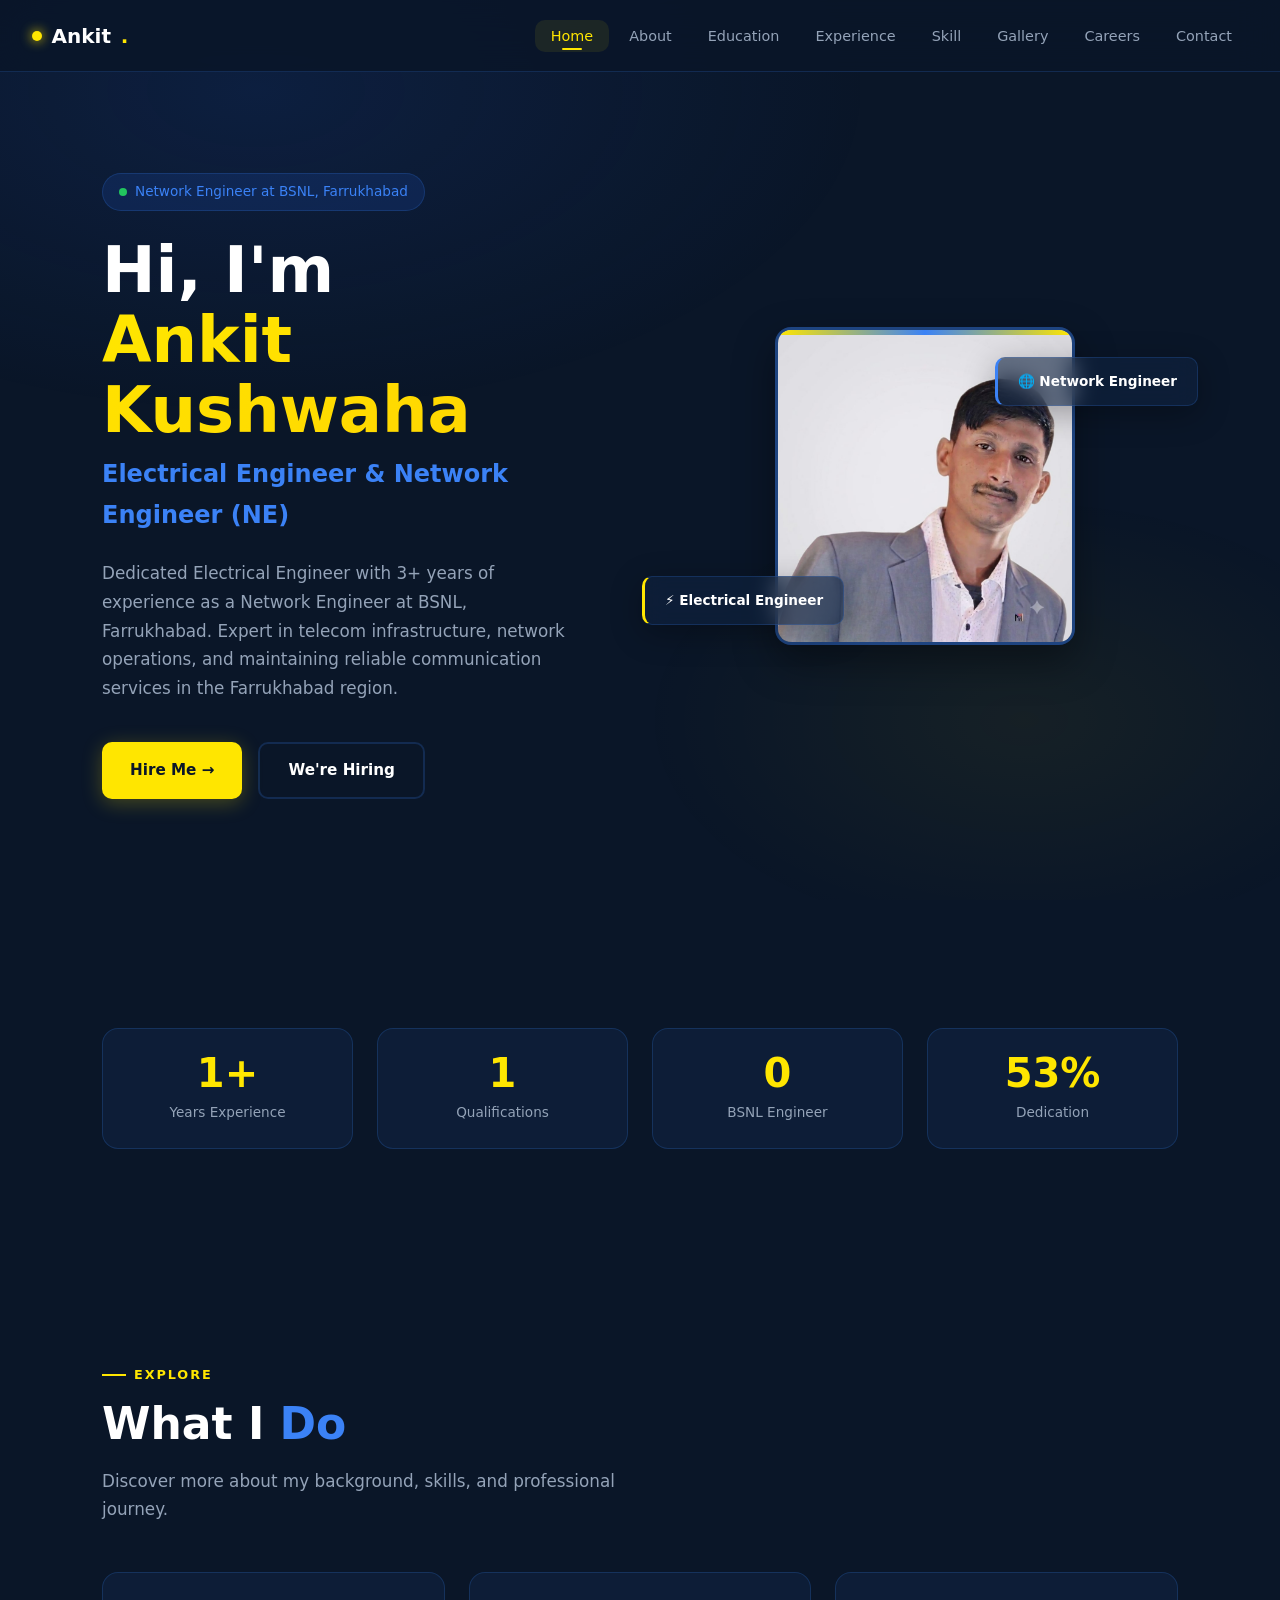
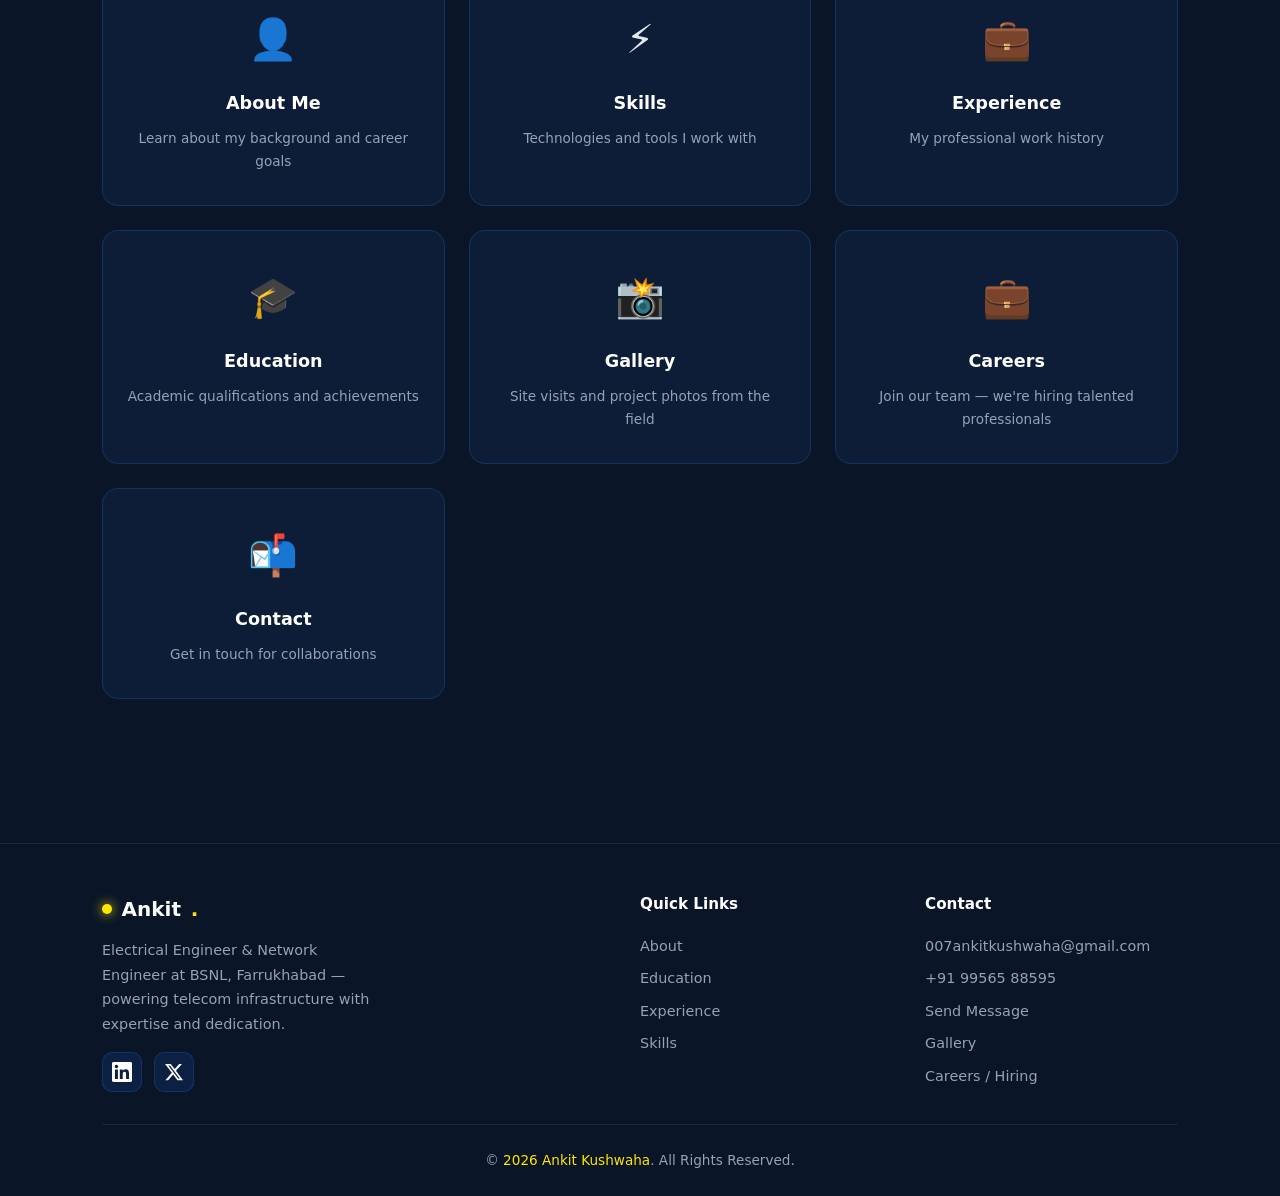
<file: index.html>
<!DOCTYPE html>
<html lang="en">
<head>
  <meta charset="UTF-8">
  <meta name="viewport" content="width=device-width, initial-scale=1.0">
  <title>Ankit Kushwaha | Portfolio</title>
  <meta name="description" content="Portfolio of Ankit Kushwaha - Electrical Engineer & Network Engineer at BSNL, Farrukhabad">
  <link rel="stylesheet" href="CSS/styles.css">
</head>
<body>

  <!-- Navbar -->
  <nav class="navbar">
    <a href="index.html" class="nav-logo">
      <div class="nav-logo-dot"></div>
      Ankit<span>.</span>
    </a>
    <ul class="nav-links">
      <li><a href="index.html">Home</a></li>
      <li><a href="about.html">About</a></li>
      <li><a href="education.html">Education</a></li>
      <li><a href="experience.html">Experience</a></li>
      <li><a href="skill.html">Skill</a></li>
      <li><a href="gallery.html">Gallery</a></li>
      <li><a href="careers.html">Careers</a></li>
      <li><a href="contact.html">Contact</a></li>
    </ul>
    <button class="hamburger" aria-label="Toggle menu">
      <span></span><span></span><span></span>
    </button>
  </nav>

  <main>
    <!-- Hero Section -->
    <section class="hero">
      <div class="container">
        <div class="hero-grid">
          <div class="hero-content fade-in-left">
            <div class="hero-badge">
              <div class="hero-badge-dot"></div>
              Network Engineer at BSNL, Farrukhabad
            </div>
            <h1 class="hero-title">
              Hi, I'm<br>
              <span class="highlight">Ankit Kushwaha</span>
            </h1>
            <p class="hero-role">Electrical Engineer &amp; Network Engineer (NE)</p>
            <p class="hero-desc">
              Dedicated Electrical Engineer with 3+ years of experience as a Network Engineer
              at BSNL, Farrukhabad. Expert in telecom infrastructure, network operations, and maintaining
              reliable communication services in the Farrukhabad region.
            </p>
            <div class="hero-actions">
              <a href="contact.html" class="btn btn-primary">Hire Me →</a>
              <a href="careers.html" class="btn btn-outline">We're Hiring</a>
            </div>
          </div>
          <div class="hero-image-wrap fade-in-right">
            <div class="hero-image-frame">
              <img src="images/profile.png" alt="Ankit Kushwaha" class="hero-image">
            </div>
            <div class="hero-float-card yellow">⚡ Electrical Engineer</div>
            <div class="hero-float-card blue">🌐 Network Engineer</div>
          </div>
        </div>
      </div>
    </section>

    <!-- Stats -->
    <section class="section">
      <div class="container">
        <div class="stats-row">
          <div class="stat-card fade-in">
            <div class="stat-number" data-target="3" data-suffix="+">0</div>
            <div class="stat-label">Years Experience</div>
          </div>
          <div class="stat-card fade-in">
            <div class="stat-number" data-target="3" data-suffix="">0</div>
            <div class="stat-label">Qualifications</div>
          </div>
          <div class="stat-card fade-in">
            <div class="stat-number" data-target="1" data-suffix="">0</div>
            <div class="stat-label">BSNL Engineer</div>
          </div>
          <div class="stat-card fade-in">
            <div class="stat-number" data-target="100" data-suffix="%">0</div>
            <div class="stat-label">Dedication</div>
          </div>
        </div>
      </div>
    </section>

    <!-- Quick Links -->
    <section class="section">
      <div class="container">
        <div class="section-label">Explore</div>
        <h2 class="section-title">What I <span>Do</span></h2>
        <p class="section-subtitle">Discover more about my background, skills, and professional journey.</p>
        <div class="quick-links">
          <a href="about.html" class="quick-link-card fade-in">
            <div class="icon">👤</div>
            <h3>About Me</h3>
            <p>Learn about my background and career goals</p>
          </a>
          <a href="skill.html" class="quick-link-card fade-in">
            <div class="icon">⚡</div>
            <h3>Skills</h3>
            <p>Technologies and tools I work with</p>
          </a>
          <a href="experience.html" class="quick-link-card fade-in">
            <div class="icon">💼</div>
            <h3>Experience</h3>
            <p>My professional work history</p>
          </a>
          <a href="education.html" class="quick-link-card fade-in">
            <div class="icon">🎓</div>
            <h3>Education</h3>
            <p>Academic qualifications and achievements</p>
          </a>
          <a href="gallery.html" class="quick-link-card fade-in">
            <div class="icon">📸</div>
            <h3>Gallery</h3>
            <p>Site visits and project photos from the field</p>
          </a>
          <a href="careers.html" class="quick-link-card fade-in">
            <div class="icon">💼</div>
            <h3>Careers</h3>
            <p>Join our team — we're hiring talented professionals</p>
          </a>
          <a href="contact.html" class="quick-link-card fade-in">
            <div class="icon">📬</div>
            <h3>Contact</h3>
            <p>Get in touch for collaborations</p>
          </a>
        </div>
      </div>
    </section>
  </main>

  <!-- Footer -->
  <footer class="footer">
    <div class="container">
      <div class="footer-grid">
        <div class="footer-brand">
          <a href="index.html" class="nav-logo">
            <div class="nav-logo-dot"></div>
            Ankit<span>.</span>
          </a>
          <p>Electrical Engineer &amp; Network Engineer at BSNL, Farrukhabad — powering telecom infrastructure with expertise and dedication.</p>
          <div class="social-links">
            <a href="#" class="social-link" title="LinkedIn" aria-label="LinkedIn">
              <svg xmlns="http://www.w3.org/2000/svg" viewBox="0 0 24 24" fill="currentColor" aria-hidden="true">
                <path d="M20.447 20.452h-3.554v-5.569c0-1.328-.027-3.037-1.852-3.037-1.853 0-2.136 1.445-2.136 2.939v5.667H9.351V9h3.414v1.561h.046c.477-.9 1.637-1.85 3.37-1.85 3.601 0 4.267 2.37 4.267 5.455v6.286zM5.337 7.433c-1.144 0-2.063-.926-2.063-2.065 0-1.138.92-2.063 2.063-2.063 1.14 0 2.064.925 2.064 2.063 0 1.139-.925 2.065-2.064 2.065zm1.782 13.019H3.555V9h3.564v11.452zM22.225 0H1.771C.792 0 0 .774 0 1.729v20.542C0 23.227.792 24 1.771 24h20.451C23.2 24 24 23.227 24 22.271V1.729C24 .774 23.2 0 22.222 0h.003z"/>
              </svg>
            </a>
            <a href="#" class="social-link" title="Twitter" aria-label="Twitter">
              <svg xmlns="http://www.w3.org/2000/svg" viewBox="0 0 24 24" fill="currentColor" aria-hidden="true">
                <path d="M18.244 2.25h3.308l-7.227 8.26 8.502 11.24H16.17l-5.214-6.817L4.99 21.75H1.68l7.73-8.835L1.254 2.25H8.08l4.713 6.231zm-1.161 17.52h1.833L7.084 4.126H5.117z"/>
              </svg>
            </a>
          </div>
        </div>
        <div>
          <h4>Quick Links</h4>
          <div class="footer-links">
            <a href="about.html">About</a>
            <a href="education.html">Education</a>
            <a href="experience.html">Experience</a>
            <a href="skill.html">Skills</a>
          </div>
        </div>
        <div>
          <h4>Contact</h4>
          <div class="footer-links">
            <a href="mailto:007ankitkushwaha@gmail.com">007ankitkushwaha@gmail.com</a>
            <a href="tel:+919956588595">+91 99565 88595</a>
            <a href="contact.html">Send Message</a>
            <a href="gallery.html">Gallery</a>
            <a href="careers.html">Careers / Hiring</a>
          </div>
        </div>
      </div>
      <div class="footer-bottom">
        &copy; <span id="currentYear"></span> <span>Ankit Kushwaha</span>. All Rights Reserved.
      </div>
    </div>
  </footer>

  <script src="JS/navbar.js"></script>
  <script src="JS/animation.js"></script>
  <script src="JS/script.js"></script>
</body>
</html>
</file>
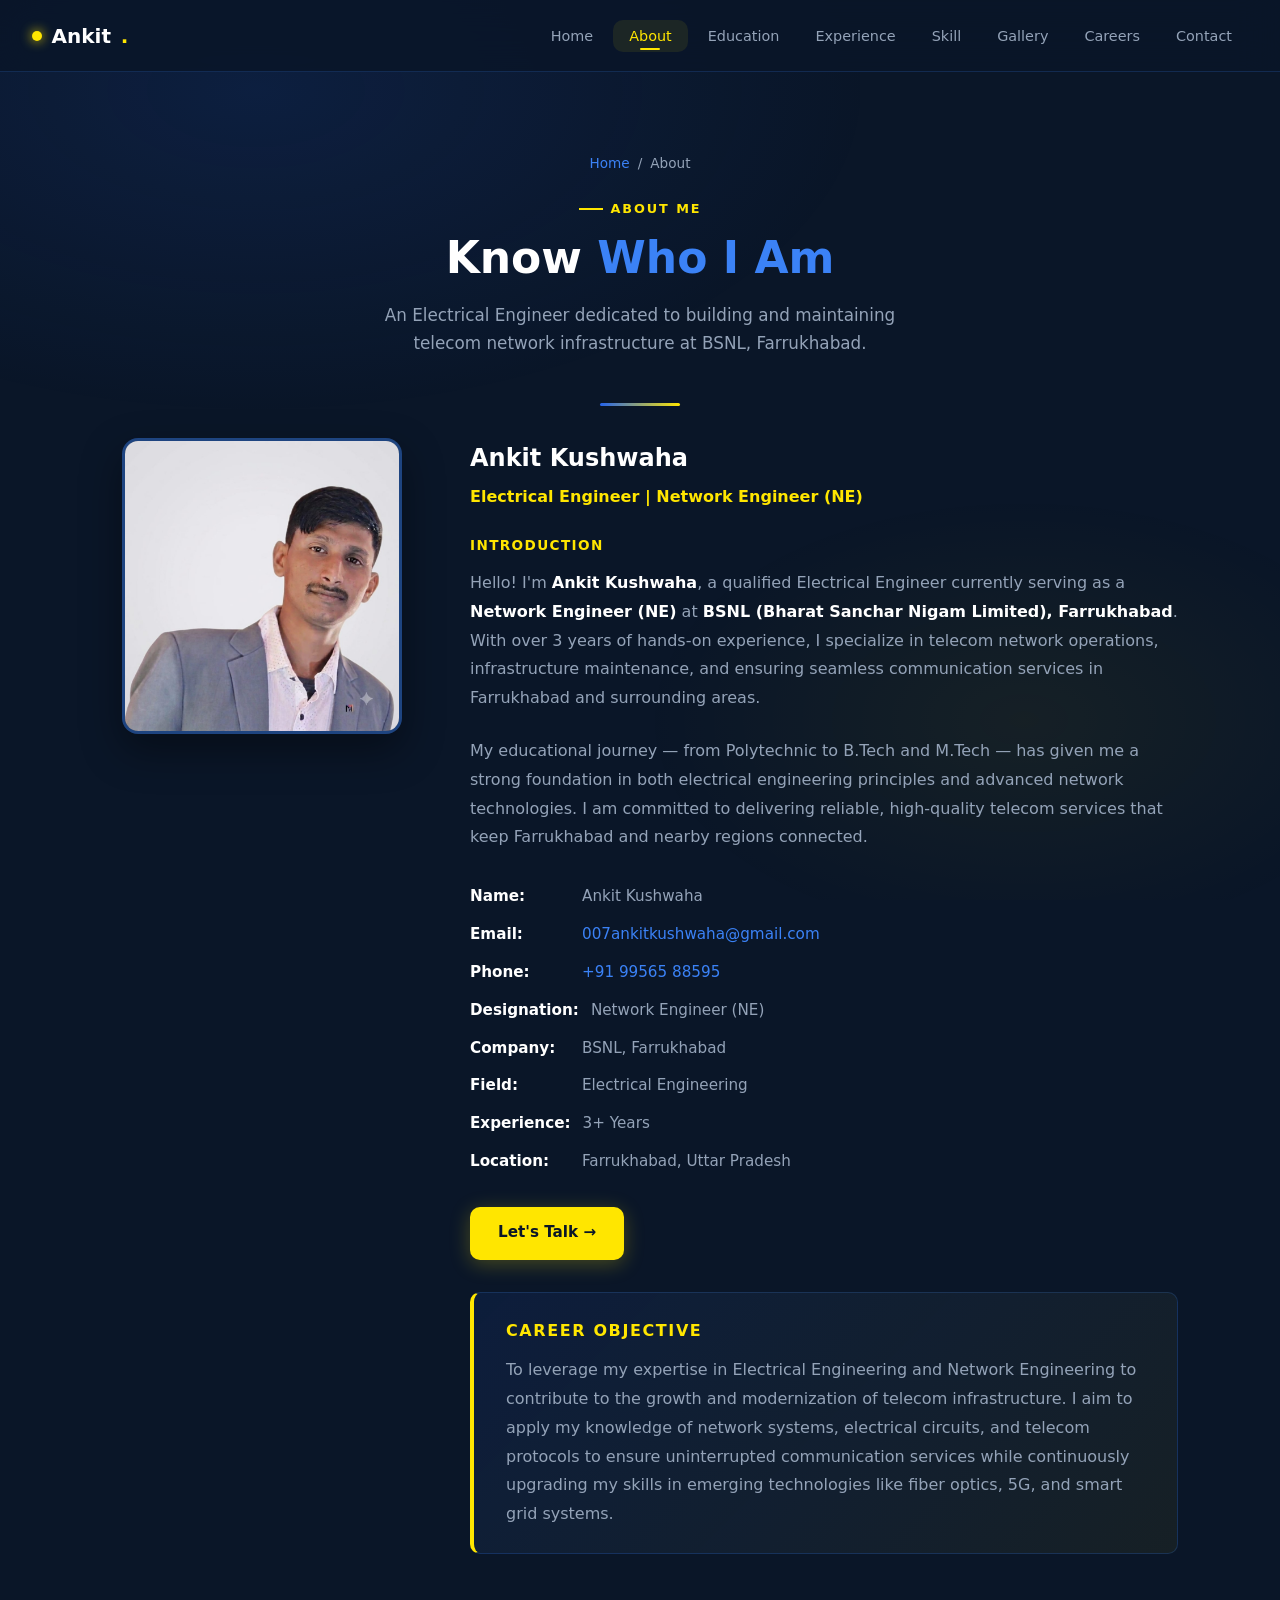
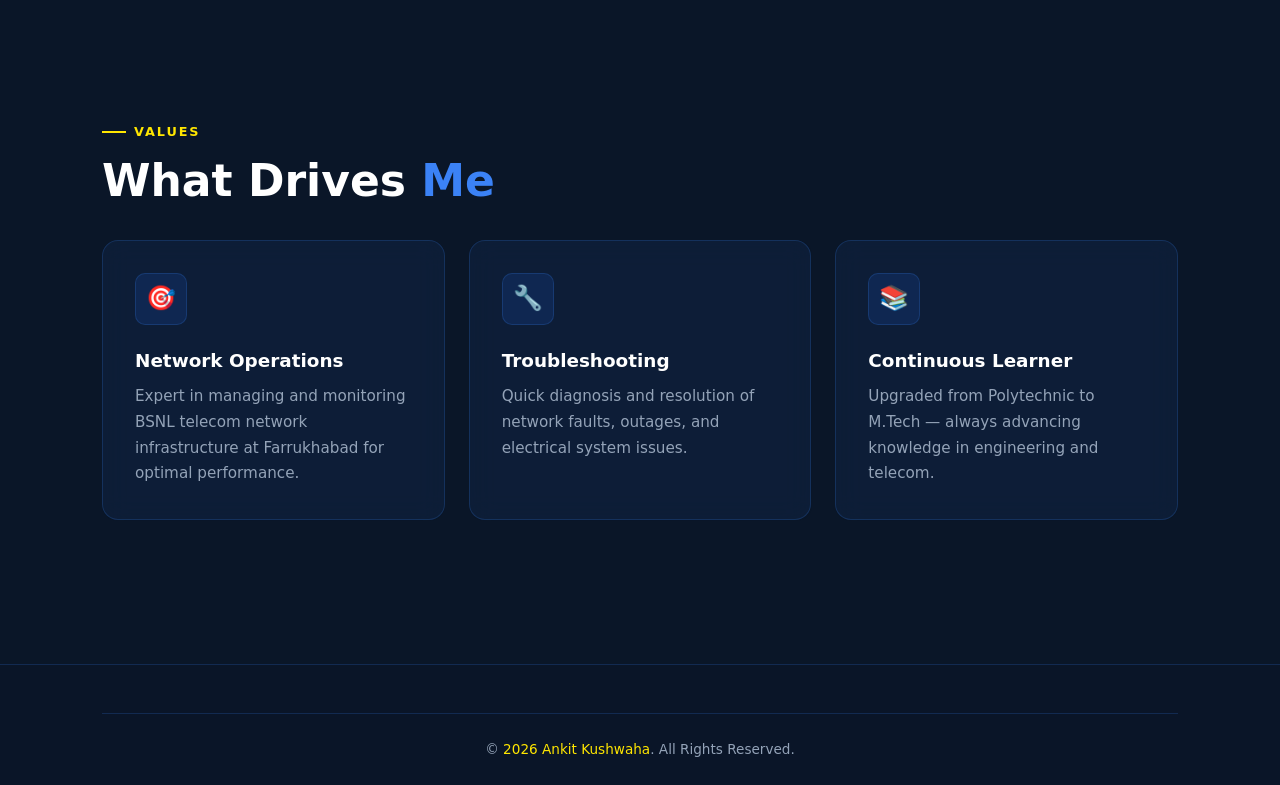
<file: about.html>
<!DOCTYPE html>
<html lang="en">
<head>
  <meta charset="UTF-8">
  <meta name="viewport" content="width=device-width, initial-scale=1.0">
  <title>About | Ankit Kushwaha</title>
  <link rel="stylesheet" href="CSS/styles.css">
</head>
<body>

  <nav class="navbar">
    <a href="index.html" class="nav-logo">
      <div class="nav-logo-dot"></div>
      Ankit<span>.</span>
    </a>
    <ul class="nav-links">
      <li><a href="index.html">Home</a></li>
      <li><a href="about.html">About</a></li>
      <li><a href="education.html">Education</a></li>
      <li><a href="experience.html">Experience</a></li>
      <li><a href="skill.html">Skill</a></li>
      <li><a href="gallery.html">Gallery</a></li>
      <li><a href="careers.html">Careers</a></li>
      <li><a href="contact.html">Contact</a></li>
    </ul>
    <button class="hamburger" aria-label="Toggle menu">
      <span></span><span></span><span></span>
    </button>
  </nav>

  <main>
    <div class="page-header">
      <div class="container">
        <div class="breadcrumb">
          <a href="index.html">Home</a> / <span>About</span>
        </div>
        <div class="section-label">About Me</div>
        <h1 class="section-title">Know <span>Who I Am</span></h1>
        <p class="section-subtitle" style="margin: 0 auto;">
          An Electrical Engineer dedicated to building and maintaining telecom network infrastructure at BSNL, Farrukhabad.
        </p>
      </div>
    </div>

    <section class="section" style="padding-top: 2rem;">
      <div class="container">
        <div class="about-grid">
          <div class="about-photo-wrap fade-in-left">
            <img src="images/profile.png" alt="Ankit Kushwaha" class="about-photo">
          </div>
          <div class="about-info fade-in-right">
            <h3>Ankit Kushwaha</h3>
            <span class="role-tag">Electrical Engineer | Network Engineer (NE)</span>

            <h4 style="color: var(--yellow); margin-bottom: 0.75rem; font-size: 0.85rem; text-transform: uppercase; letter-spacing: 0.1em;">Introduction</h4>
            <p style="color: var(--text-muted); margin-bottom: 1.5rem; line-height: 1.8;">
              Hello! I'm <strong style="color: var(--white);">Ankit Kushwaha</strong>, a qualified Electrical Engineer
              currently serving as a <strong style="color: var(--white);">Network Engineer (NE)</strong> at
              <strong style="color: var(--white);">BSNL (Bharat Sanchar Nigam Limited), Farrukhabad</strong>.
              With over 3 years of hands-on experience, I specialize in telecom network operations,
              infrastructure maintenance, and ensuring seamless communication services in Farrukhabad
              and surrounding areas.
            </p>
            <p style="color: var(--text-muted); margin-bottom: 2rem; line-height: 1.8;">
              My educational journey — from Polytechnic to B.Tech and M.Tech — has
              given me a strong foundation in both electrical engineering principles and advanced
              network technologies. I am committed to delivering reliable, high-quality telecom
              services that keep Farrukhabad and nearby regions connected.
            </p>

            <ul class="info-list">
              <li><strong>Name:</strong> Ankit Kushwaha</li>
              <li><strong>Email:</strong> <a href="mailto:007ankitkushwaha@gmail.com" style="color: var(--blue-light);">007ankitkushwaha@gmail.com</a></li>
              <li><strong>Phone:</strong> <a href="tel:+919956588595" style="color: var(--blue-light);">+91 99565 88595</a></li>
              <li><strong>Designation:</strong> Network Engineer (NE)</li>
              <li><strong>Company:</strong> BSNL, Farrukhabad</li>
              <li><strong>Field:</strong> Electrical Engineering</li>
              <li><strong>Experience:</strong> 3+ Years</li>
              <li><strong>Location:</strong> Farrukhabad, Uttar Pradesh</li>
            </ul>

            <a href="contact.html" class="btn btn-primary">Let's Talk →</a>

            <div class="objective-box fade-in">
              <h4>Career Objective</h4>
              <p style="color: var(--text-muted); line-height: 1.8;">
                To leverage my expertise in Electrical Engineering and Network Engineering to contribute
                to the growth and modernization of telecom infrastructure. I aim to apply my knowledge
                of network systems, electrical circuits, and telecom protocols to ensure uninterrupted
                communication services while continuously upgrading my skills in emerging technologies
                like fiber optics, 5G, and smart grid systems.
              </p>
            </div>
          </div>
        </div>
      </div>
    </section>

    <section class="section">
      <div class="container">
        <div class="section-label">Values</div>
        <h2 class="section-title">What Drives <span>Me</span></h2>
        <div class="grid-3" style="margin-top: 2rem;">
          <div class="card fade-in">
            <div class="card-icon">🎯</div>
            <h3>Network Operations</h3>
            <p>Expert in managing and monitoring BSNL telecom network infrastructure at Farrukhabad for optimal performance.</p>
          </div>
          <div class="card fade-in">
            <div class="card-icon">🔧</div>
            <h3>Troubleshooting</h3>
            <p>Quick diagnosis and resolution of network faults, outages, and electrical system issues.</p>
          </div>
          <div class="card fade-in">
            <div class="card-icon">📚</div>
            <h3>Continuous Learner</h3>
            <p>Upgraded from Polytechnic to M.Tech — always advancing knowledge in engineering and telecom.</p>
          </div>
        </div>
      </div>
    </section>
  </main>

  <footer class="footer">
    <div class="container">
      <div class="footer-bottom">
        &copy; <span id="currentYear"></span> <span>Ankit Kushwaha</span>. All Rights Reserved.
      </div>
    </div>
  </footer>

  <script src="JS/navbar.js"></script>
  <script src="JS/animation.js"></script>
  <script src="JS/script.js"></script>
</body>
</html>
</file>
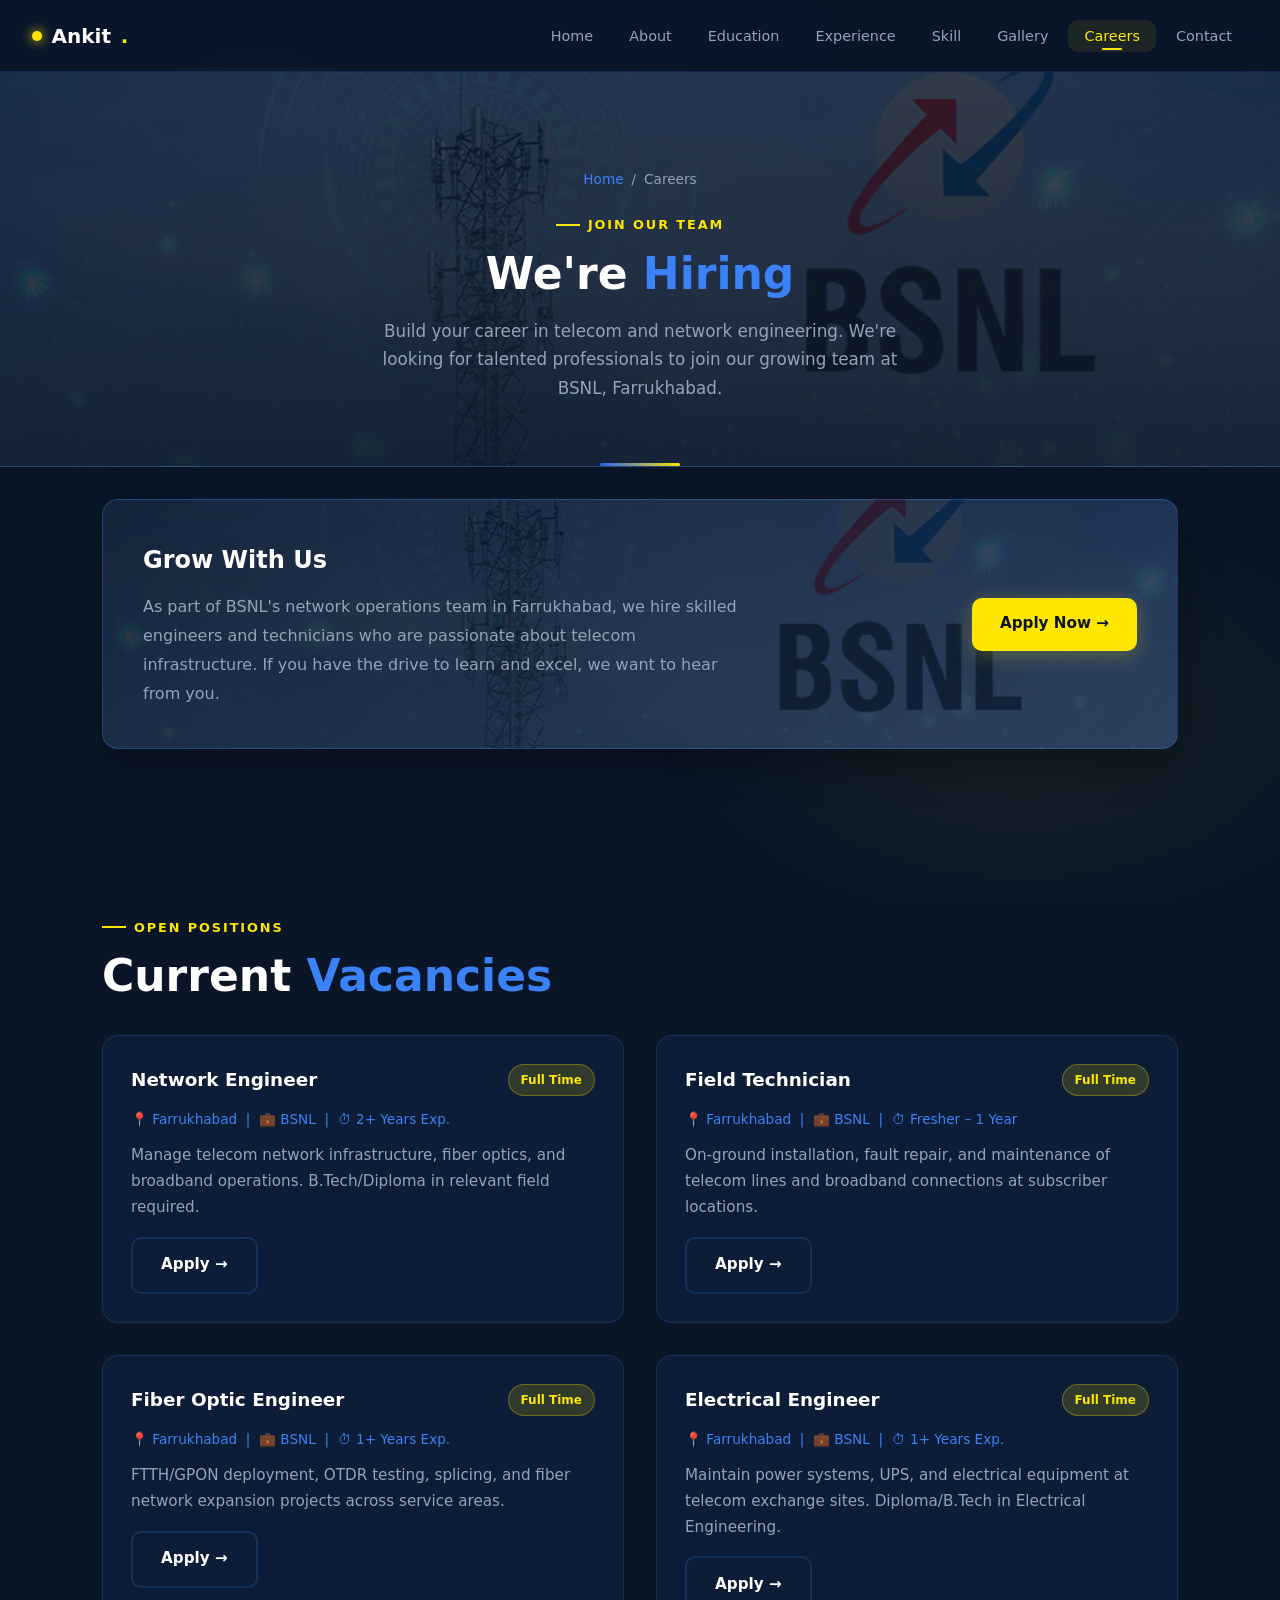
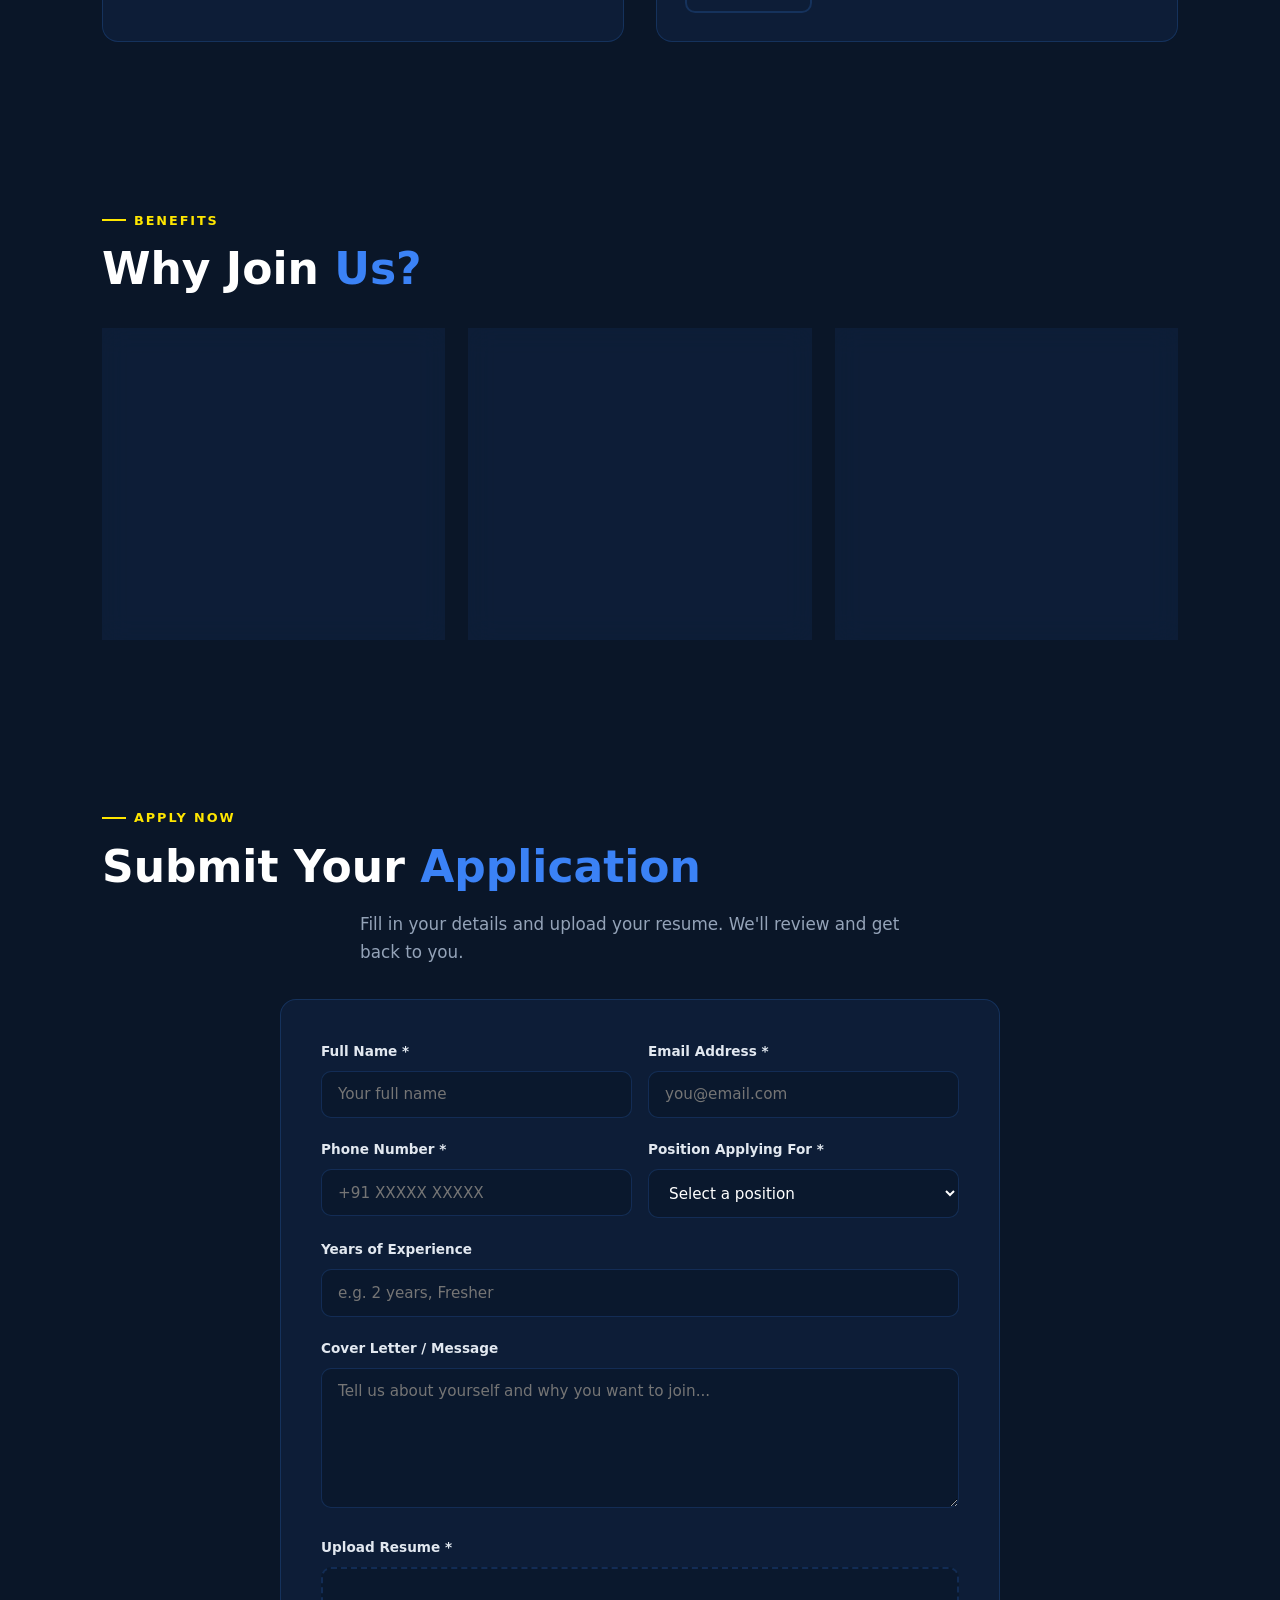
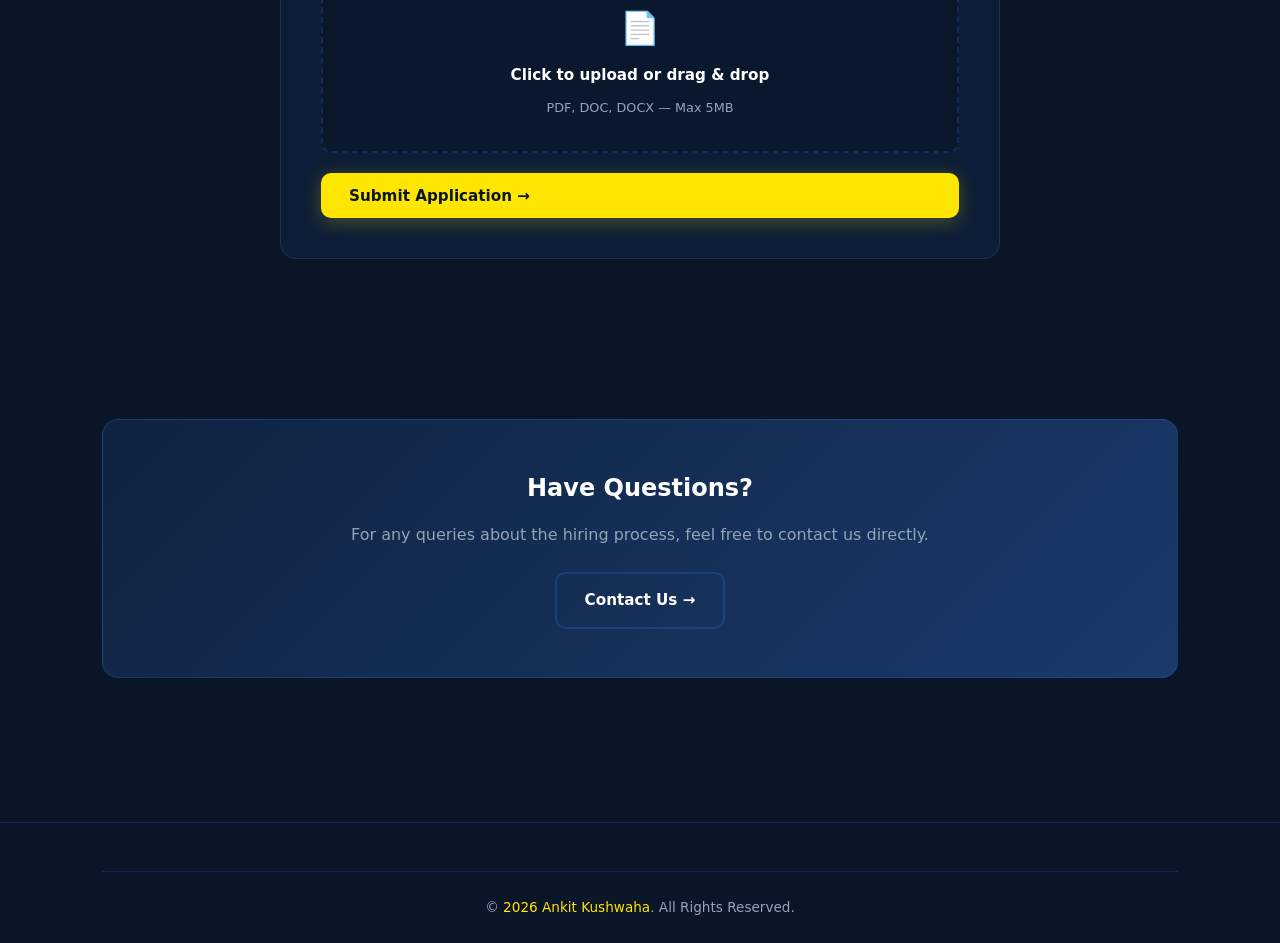
<file: careers.html>
<!DOCTYPE html>
<html lang="en">
<head>
  <meta charset="UTF-8">
  <meta name="viewport" content="width=device-width, initial-scale=1.0">
  <title>Careers | Ankit Kushwaha</title>
  <link rel="stylesheet" href="CSS/styles.css">
</head>
<body>

  <nav class="navbar">
    <a href="index.html" class="nav-logo">
      <div class="nav-logo-dot"></div>
      Ankit<span>.</span>
    </a>
    <ul class="nav-links">
      <li><a href="index.html">Home</a></li>
      <li><a href="about.html">About</a></li>
      <li><a href="education.html">Education</a></li>
      <li><a href="experience.html">Experience</a></li>
      <li><a href="skill.html">Skill</a></li>
      <li><a href="gallery.html">Gallery</a></li>
      <li><a href="careers.html">Careers</a></li>
      <li><a href="contact.html">Contact</a></li>
    </ul>
    <button class="hamburger" aria-label="Toggle menu">
      <span></span><span></span><span></span>
    </button>
  </nav>

  <main>
    <div class="page-header careers-hero">
      <div class="container">
        <div class="breadcrumb">
          <a href="index.html">Home</a> / <span>Careers</span>
        </div>
        <div class="section-label">Join Our Team</div>
        <h1 class="section-title">We're <span>Hiring</span></h1>
        <p class="section-subtitle" style="margin: 0 auto;">
          Build your career in telecom and network engineering. We're looking for talented
          professionals to join our growing team at BSNL, Farrukhabad.
        </p>
      </div>
    </div>

    <section class="section" style="padding-top: 2rem;">
      <div class="container">
        <div class="careers-banner careers-banner-bg fade-in">
          <div>
            <h2>Grow With Us</h2>
            <p>
              As part of BSNL's network operations team in Farrukhabad, we hire skilled engineers and technicians
              who are passionate about telecom infrastructure. If you have the drive to learn
              and excel, we want to hear from you.
            </p>
          </div>
          <a href="#apply-form" class="btn btn-primary">Apply Now →</a>
        </div>
      </div>
    </section>

    <section class="section">
      <div class="container">
        <div class="section-label">Open Positions</div>
        <h2 class="section-title">Current <span>Vacancies</span></h2>
        <div class="grid-2" style="margin-top: 2rem;">
          <div class="job-card fade-in">
            <div class="job-card-header">
              <h3>Network Engineer</h3>
              <span class="job-badge">Full Time</span>
            </div>
            <p class="job-meta">📍 Farrukhabad &nbsp;|&nbsp; 💼 BSNL &nbsp;|&nbsp; ⏱ 2+ Years Exp.</p>
            <p>Manage telecom network infrastructure, fiber optics, and broadband operations. B.Tech/Diploma in relevant field required.</p>
            <a href="#apply-form" class="btn btn-outline" style="margin-top: 1rem;">Apply →</a>
          </div>
          <div class="job-card fade-in">
            <div class="job-card-header">
              <h3>Field Technician</h3>
              <span class="job-badge">Full Time</span>
            </div>
            <p class="job-meta">📍 Farrukhabad &nbsp;|&nbsp; 💼 BSNL &nbsp;|&nbsp; ⏱ Fresher – 1 Year</p>
            <p>On-ground installation, fault repair, and maintenance of telecom lines and broadband connections at subscriber locations.</p>
            <a href="#apply-form" class="btn btn-outline" style="margin-top: 1rem;">Apply →</a>
          </div>
          <div class="job-card fade-in">
            <div class="job-card-header">
              <h3>Fiber Optic Engineer</h3>
              <span class="job-badge">Full Time</span>
            </div>
            <p class="job-meta">📍 Farrukhabad &nbsp;|&nbsp; 💼 BSNL &nbsp;|&nbsp; ⏱ 1+ Years Exp.</p>
            <p>FTTH/GPON deployment, OTDR testing, splicing, and fiber network expansion projects across service areas.</p>
            <a href="#apply-form" class="btn btn-outline" style="margin-top: 1rem;">Apply →</a>
          </div>
          <div class="job-card fade-in">
            <div class="job-card-header">
              <h3>Electrical Engineer</h3>
              <span class="job-badge">Full Time</span>
            </div>
            <p class="job-meta">📍 Farrukhabad &nbsp;|&nbsp; 💼 BSNL &nbsp;|&nbsp; ⏱ 1+ Years Exp.</p>
            <p>Maintain power systems, UPS, and electrical equipment at telecom exchange sites. Diploma/B.Tech in Electrical Engineering.</p>
            <a href="#apply-form" class="btn btn-outline" style="margin-top: 1rem;">Apply →</a>
          </div>
        </div>
      </div>
    </section>

    <section class="section">
      <div class="container">
        <div class="section-label">Benefits</div>
        <h2 class="section-title">Why Join <span>Us?</span></h2>
        <div class="grid-3" style="margin-top: 2rem;">
          <div class="card fade-in">
            <div class="card-icon">🏢</div>
            <h3>Government Sector Stability</h3>
            <p>Work with BSNL at Farrukhabad — India's trusted telecom service provider with job security and growth opportunities.</p>
          </div>
          <div class="card fade-in">
            <div class="card-icon">📈</div>
            <h3>Career Growth</h3>
            <p>Clear promotion paths, training programs, and skill development in cutting-edge telecom technologies.</p>
          </div>
          <div class="card fade-in">
            <div class="card-icon">🤝</div>
            <h3>Great Team Culture</h3>
            <p>Collaborative work environment with experienced mentors and supportive team members.</p>
          </div>
        </div>
      </div>
    </section>

    <section class="section" id="apply-form">
      <div class="container">
        <div class="section-label">Apply Now</div>
        <h2 class="section-title">Submit Your <span>Application</span></h2>
        <p class="section-subtitle" style="margin: 0 auto 2rem;">
          Fill in your details and upload your resume. We'll review and get back to you.
        </p>

        <div class="apply-form-section">
          <form class="contact-form fade-in" id="careerForm" enctype="multipart/form-data">
            <div class="form-row">
              <div class="form-group">
                <label for="name">Full Name *</label>
                <input type="text" id="name" name="name" placeholder="Your full name" required>
              </div>
              <div class="form-group">
                <label for="email">Email Address *</label>
                <input type="email" id="email" name="email" placeholder="you@email.com" required>
              </div>
            </div>
            <div class="form-row">
              <div class="form-group">
                <label for="phone">Phone Number *</label>
                <input type="tel" id="phone" name="phone" placeholder="+91 XXXXX XXXXX" required>
              </div>
              <div class="form-group">
                <label for="position">Position Applying For *</label>
                <select id="position" name="position" required>
                  <option value="">Select a position</option>
                  <option value="Network Engineer">Network Engineer</option>
                  <option value="Field Technician">Field Technician</option>
                  <option value="Fiber Optic Engineer">Fiber Optic Engineer</option>
                  <option value="Electrical Engineer">Electrical Engineer</option>
                  <option value="Other">Other</option>
                </select>
              </div>
            </div>
            <div class="form-group">
              <label for="experience">Years of Experience</label>
              <input type="text" id="experience" name="experience" placeholder="e.g. 2 years, Fresher">
            </div>
            <div class="form-group">
              <label for="message">Cover Letter / Message</label>
              <textarea id="message" name="message" placeholder="Tell us about yourself and why you want to join..."></textarea>
            </div>
            <div class="form-group file-upload-wrap">
              <label>Upload Resume *</label>
              <div class="file-upload-box">
                <input type="file" id="resume" name="resume" accept=".pdf,.doc,.docx" required>
                <div class="upload-icon">📄</div>
                <div class="upload-text">Click to upload or drag &amp; drop</div>
                <div class="upload-hint">PDF, DOC, DOCX — Max 5MB</div>
              </div>
              <div class="file-name" id="resumeFileName"></div>
            </div>
            <button type="submit" class="btn btn-primary" style="width: 100%;">Submit Application →</button>
            <div id="careerFormMessage" class="form-message"></div>
          </form>
        </div>
      </div>
    </section>

    <section class="section">
      <div class="container">
        <div class="careers-cta fade-in">
          <h3>Have Questions?</h3>
          <p>For any queries about the hiring process, feel free to contact us directly.</p>
          <a href="contact.html" class="btn btn-outline">Contact Us →</a>
        </div>
      </div>
    </section>
  </main>

  <footer class="footer">
    <div class="container">
      <div class="footer-bottom">
        &copy; <span id="currentYear"></span> <span>Ankit Kushwaha</span>. All Rights Reserved.
      </div>
    </div>
  </footer>

  <script src="JS/navbar.js"></script>
  <script src="JS/animation.js"></script>
  <script src="JS/careers-form.js"></script>
  <script src="JS/script.js"></script>
</body>
</html>
</file>
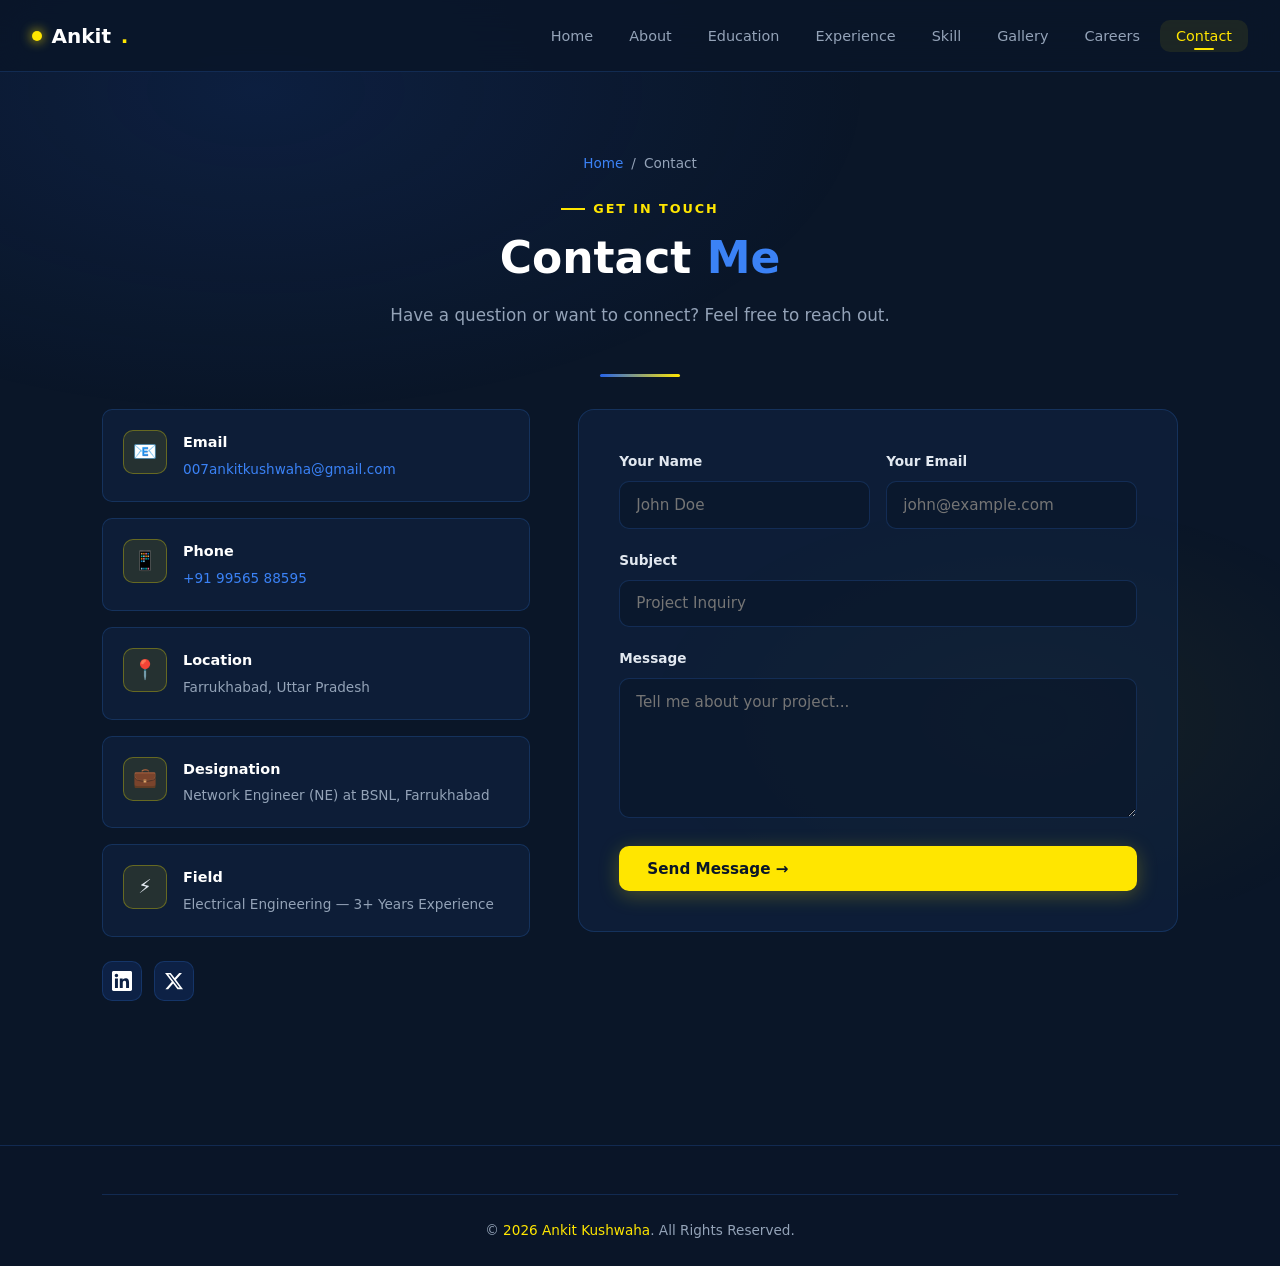
<file: contact.html>
<!DOCTYPE html>
<html lang="en">
<head>
  <meta charset="UTF-8">
  <meta name="viewport" content="width=device-width, initial-scale=1.0">
  <title>Contact | Ankit Kushwaha</title>
  <link rel="stylesheet" href="CSS/styles.css">
</head>
<body>

  <nav class="navbar">
    <a href="index.html" class="nav-logo">
      <div class="nav-logo-dot"></div>
      Ankit<span>.</span>
    </a>
    <ul class="nav-links">
      <li><a href="index.html">Home</a></li>
      <li><a href="about.html">About</a></li>
      <li><a href="education.html">Education</a></li>
      <li><a href="experience.html">Experience</a></li>
      <li><a href="skill.html">Skill</a></li>
      <li><a href="gallery.html">Gallery</a></li>
      <li><a href="careers.html">Careers</a></li>
      <li><a href="contact.html">Contact</a></li>
    </ul>
    <button class="hamburger" aria-label="Toggle menu">
      <span></span><span></span><span></span>
    </button>
  </nav>

  <main>
    <div class="page-header">
      <div class="container">
        <div class="breadcrumb">
          <a href="index.html">Home</a> / <span>Contact</span>
        </div>
        <div class="section-label">Get In Touch</div>
        <h1 class="section-title">Contact <span>Me</span></h1>
        <p class="section-subtitle" style="margin: 0 auto;">
          Have a question or want to connect? Feel free to reach out.
        </p>
      </div>
    </div>

    <section class="section" style="padding-top: 2rem;">
      <div class="container">
        <div class="contact-grid">
          <div class="fade-in-left">
            <div class="contact-info-card">
              <div class="contact-icon">📧</div>
              <div>
                <h4>Email</h4>
                <p><a href="mailto:007ankitkushwaha@gmail.com" style="color: var(--blue-light);">007ankitkushwaha@gmail.com</a></p>
              </div>
            </div>
            <div class="contact-info-card">
              <div class="contact-icon">📱</div>
              <div>
                <h4>Phone</h4>
                <p><a href="tel:+919956588595" style="color: var(--blue-light);">+91 99565 88595</a></p>
              </div>
            </div>
            <div class="contact-info-card">
              <div class="contact-icon">📍</div>
              <div>
                <h4>Location</h4>
                <p>Farrukhabad, Uttar Pradesh</p>
              </div>
            </div>
            <div class="contact-info-card">
              <div class="contact-icon">💼</div>
              <div>
                <h4>Designation</h4>
                <p>Network Engineer (NE) at BSNL, Farrukhabad</p>
              </div>
            </div>
            <div class="contact-info-card">
              <div class="contact-icon">⚡</div>
              <div>
                <h4>Field</h4>
                <p>Electrical Engineering — 3+ Years Experience</p>
              </div>
            </div>

            <div class="social-links" style="margin-top: 1.5rem;">
              <a href="#" class="social-link" title="LinkedIn" aria-label="LinkedIn">
                <svg xmlns="http://www.w3.org/2000/svg" viewBox="0 0 24 24" fill="currentColor" aria-hidden="true">
                  <path d="M20.447 20.452h-3.554v-5.569c0-1.328-.027-3.037-1.852-3.037-1.853 0-2.136 1.445-2.136 2.939v5.667H9.351V9h3.414v1.561h.046c.477-.9 1.637-1.85 3.37-1.85 3.601 0 4.267 2.37 4.267 5.455v6.286zM5.337 7.433c-1.144 0-2.063-.926-2.063-2.065 0-1.138.92-2.063 2.063-2.063 1.14 0 2.064.925 2.064 2.063 0 1.139-.925 2.065-2.064 2.065zm1.782 13.019H3.555V9h3.564v11.452zM22.225 0H1.771C.792 0 0 .774 0 1.729v20.542C0 23.227.792 24 1.771 24h20.451C23.2 24 24 23.227 24 22.271V1.729C24 .774 23.2 0 22.222 0h.003z"/>
                </svg>
              </a>
              <a href="#" class="social-link" title="Twitter" aria-label="Twitter">
                <svg xmlns="http://www.w3.org/2000/svg" viewBox="0 0 24 24" fill="currentColor" aria-hidden="true">
                  <path d="M18.244 2.25h3.308l-7.227 8.26 8.502 11.24H16.17l-5.214-6.817L4.99 21.75H1.68l7.73-8.835L1.254 2.25H8.08l4.713 6.231zm-1.161 17.52h1.833L7.084 4.126H5.117z"/>
                </svg>
              </a>
            </div>
          </div>

          <div class="fade-in-right">
            <form class="contact-form" id="contactForm">
              <div class="form-row">
                <div class="form-group">
                  <label for="name">Your Name</label>
                  <input type="text" id="name" name="name" placeholder="John Doe" required>
                </div>
                <div class="form-group">
                  <label for="email">Your Email</label>
                  <input type="email" id="email" name="email" placeholder="john@example.com" required>
                </div>
              </div>
              <div class="form-group">
                <label for="subject">Subject</label>
                <input type="text" id="subject" name="subject" placeholder="Project Inquiry" required>
              </div>
              <div class="form-group">
                <label for="message">Message</label>
                <textarea id="message" name="message" placeholder="Tell me about your project..." required></textarea>
              </div>
              <button type="submit" class="btn btn-primary" style="width: 100%;">Send Message →</button>
              <div id="formMessage" class="form-message"></div>
            </form>
          </div>
        </div>
      </div>
    </section>
  </main>

  <footer class="footer">
    <div class="container">
      <div class="footer-bottom">
        &copy; <span id="currentYear"></span> <span>Ankit Kushwaha</span>. All Rights Reserved.
      </div>
    </div>
  </footer>

  <script src="JS/navbar.js"></script>
  <script src="JS/animation.js"></script>
  <script src="JS/form.js"></script>
  <script src="JS/script.js"></script>
</body>
</html>
</file>
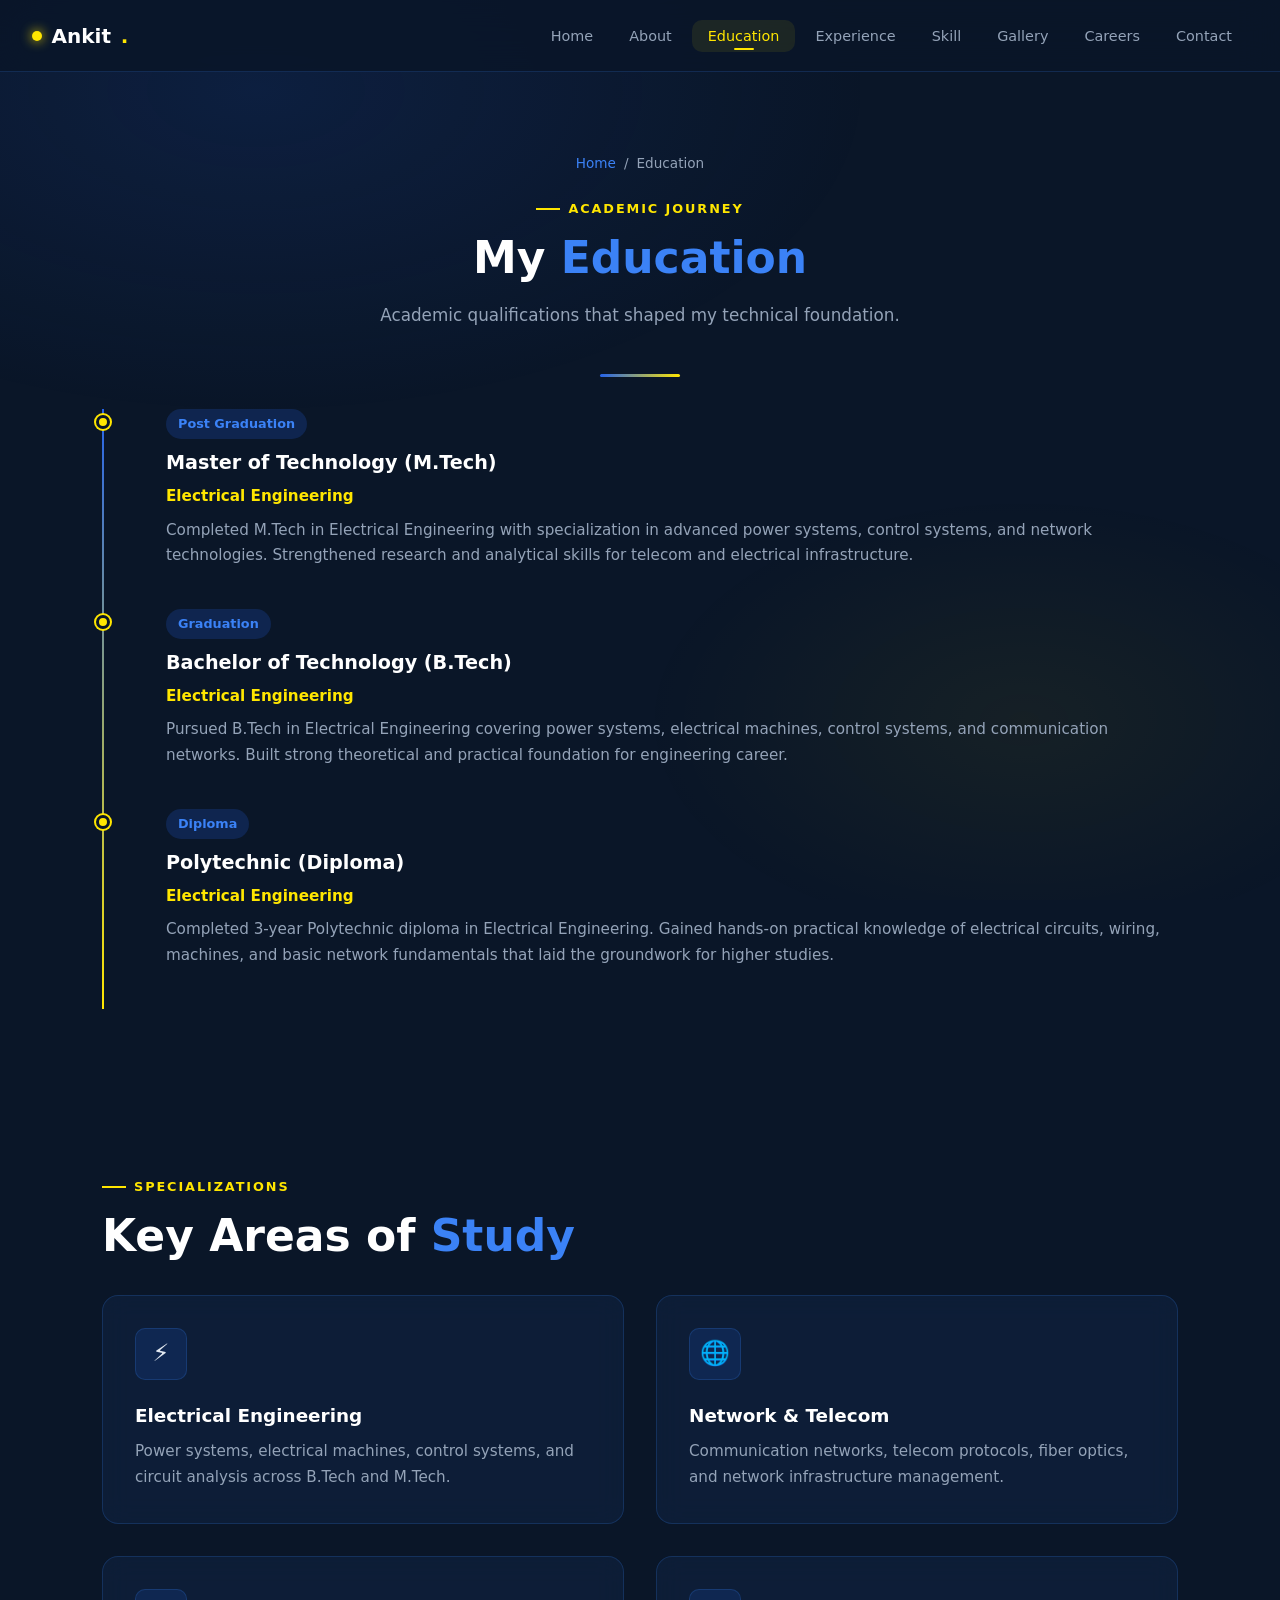
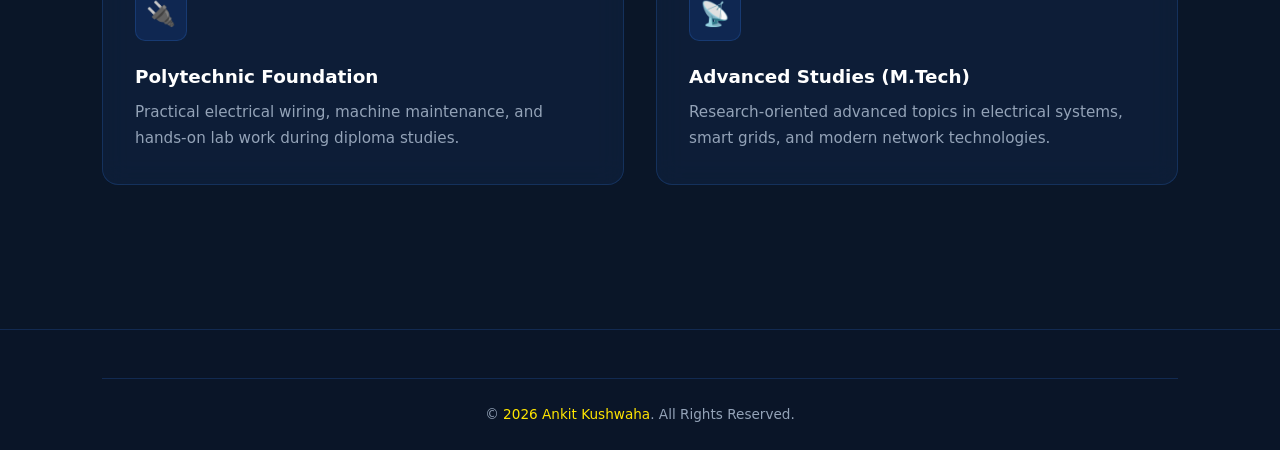
<file: education.html>
<!DOCTYPE html>
<html lang="en">
<head>
  <meta charset="UTF-8">
  <meta name="viewport" content="width=device-width, initial-scale=1.0">
  <title>Education | Ankit Kushwaha</title>
  <link rel="stylesheet" href="CSS/styles.css">
</head>
<body>

  <nav class="navbar">
    <a href="index.html" class="nav-logo">
      <div class="nav-logo-dot"></div>
      Ankit<span>.</span>
    </a>
    <ul class="nav-links">
      <li><a href="index.html">Home</a></li>
      <li><a href="about.html">About</a></li>
      <li><a href="education.html">Education</a></li>
      <li><a href="experience.html">Experience</a></li>
      <li><a href="skill.html">Skill</a></li>
      <li><a href="gallery.html">Gallery</a></li>
      <li><a href="careers.html">Careers</a></li>
      <li><a href="contact.html">Contact</a></li>
    </ul>
    <button class="hamburger" aria-label="Toggle menu">
      <span></span><span></span><span></span>
    </button>
  </nav>

  <main>
    <div class="page-header">
      <div class="container">
        <div class="breadcrumb">
          <a href="index.html">Home</a> / <span>Education</span>
        </div>
        <div class="section-label">Academic Journey</div>
        <h1 class="section-title">My <span>Education</span></h1>
        <p class="section-subtitle" style="margin: 0 auto;">
          Academic qualifications that shaped my technical foundation.
        </p>
      </div>
    </div>

    <section class="section" style="padding-top: 2rem;">
      <div class="container">
        <div class="timeline">
          <div class="timeline-item fade-in">
            <span class="timeline-year">Post Graduation</span>
            <h3>Master of Technology (M.Tech)</h3>
            <p class="institution">Electrical Engineering</p>
            <p>
              Completed M.Tech in Electrical Engineering with specialization in advanced
              power systems, control systems, and network technologies. Strengthened
              research and analytical skills for telecom and electrical infrastructure.
            </p>
          </div>
          <div class="timeline-item fade-in">
            <span class="timeline-year">Graduation</span>
            <h3>Bachelor of Technology (B.Tech)</h3>
            <p class="institution">Electrical Engineering</p>
            <p>
              Pursued B.Tech in Electrical Engineering covering power systems, electrical
              machines, control systems, and communication networks. Built strong theoretical
              and practical foundation for engineering career.
            </p>
          </div>
          <div class="timeline-item fade-in">
            <span class="timeline-year">Diploma</span>
            <h3>Polytechnic (Diploma)</h3>
            <p class="institution">Electrical Engineering</p>
            <p>
              Completed 3-year Polytechnic diploma in Electrical Engineering. Gained hands-on
              practical knowledge of electrical circuits, wiring, machines, and basic network
              fundamentals that laid the groundwork for higher studies.
            </p>
          </div>
        </div>
      </div>
    </section>

    <section class="section">
      <div class="container">
        <div class="section-label">Specializations</div>
        <h2 class="section-title">Key Areas of <span>Study</span></h2>
        <div class="grid-2" style="margin-top: 2rem;">
          <div class="card fade-in">
            <div class="card-icon">⚡</div>
            <h3>Electrical Engineering</h3>
            <p>Power systems, electrical machines, control systems, and circuit analysis across B.Tech and M.Tech.</p>
          </div>
          <div class="card fade-in">
            <div class="card-icon">🌐</div>
            <h3>Network &amp; Telecom</h3>
            <p>Communication networks, telecom protocols, fiber optics, and network infrastructure management.</p>
          </div>
          <div class="card fade-in">
            <div class="card-icon">🔌</div>
            <h3>Polytechnic Foundation</h3>
            <p>Practical electrical wiring, machine maintenance, and hands-on lab work during diploma studies.</p>
          </div>
          <div class="card fade-in">
            <div class="card-icon">📡</div>
            <h3>Advanced Studies (M.Tech)</h3>
            <p>Research-oriented advanced topics in electrical systems, smart grids, and modern network technologies.</p>
          </div>
        </div>
      </div>
    </section>
  </main>

  <footer class="footer">
    <div class="container">
      <div class="footer-bottom">
        &copy; <span id="currentYear"></span> <span>Ankit Kushwaha</span>. All Rights Reserved.
      </div>
    </div>
  </footer>

  <script src="JS/navbar.js"></script>
  <script src="JS/animation.js"></script>
  <script src="JS/script.js"></script>
</body>
</html>
</file>
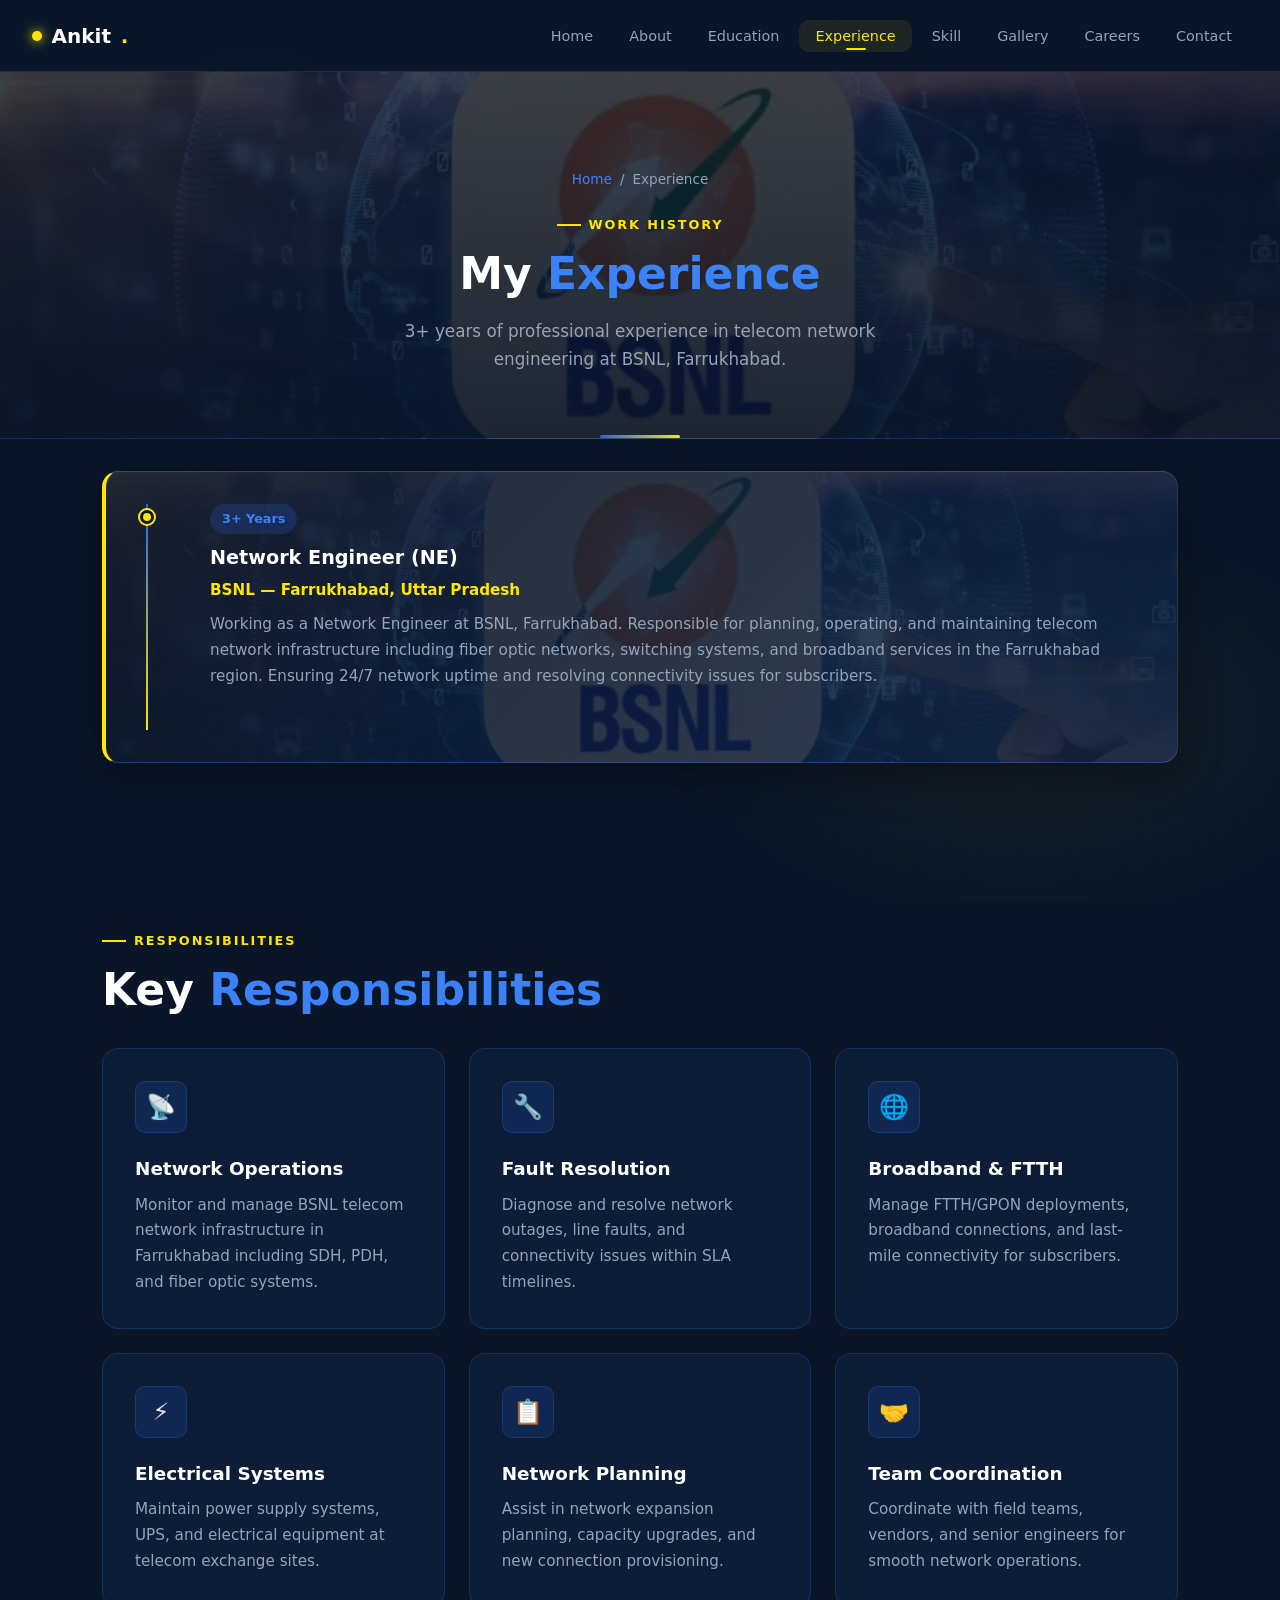
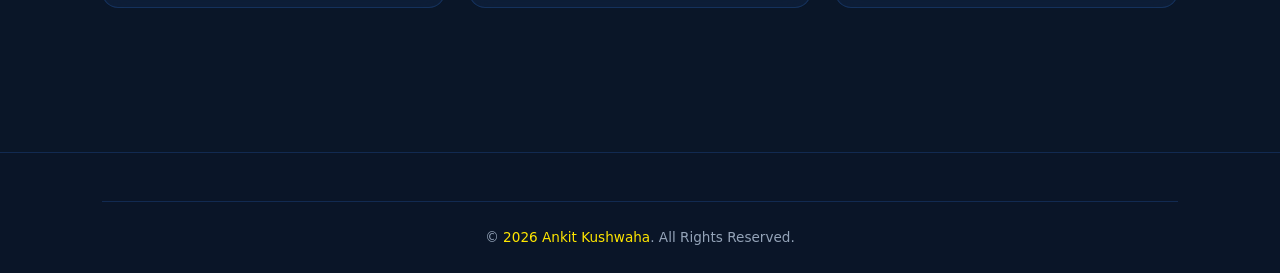
<file: experience.html>
<!DOCTYPE html>
<html lang="en">
<head>
  <meta charset="UTF-8">
  <meta name="viewport" content="width=device-width, initial-scale=1.0">
  <title>Experience | Ankit Kushwaha</title>
  <link rel="stylesheet" href="CSS/styles.css">
</head>
<body>

  <nav class="navbar">
    <a href="index.html" class="nav-logo">
      <div class="nav-logo-dot"></div>
      Ankit<span>.</span>
    </a>
    <ul class="nav-links">
      <li><a href="index.html">Home</a></li>
      <li><a href="about.html">About</a></li>
      <li><a href="education.html">Education</a></li>
      <li><a href="experience.html">Experience</a></li>
      <li><a href="skill.html">Skill</a></li>
      <li><a href="gallery.html">Gallery</a></li>
      <li><a href="careers.html">Careers</a></li>
      <li><a href="contact.html">Contact</a></li>
    </ul>
    <button class="hamburger" aria-label="Toggle menu">
      <span></span><span></span><span></span>
    </button>
  </nav>

  <main>
    <div class="page-header experience-hero">
      <div class="container">
        <div class="breadcrumb">
          <a href="index.html">Home</a> / <span>Experience</span>
        </div>
        <div class="section-label">Work History</div>
        <h1 class="section-title">My <span>Experience</span></h1>
        <p class="section-subtitle" style="margin: 0 auto;">
          3+ years of professional experience in telecom network engineering at BSNL, Farrukhabad.
        </p>
      </div>
    </div>

    <section class="section" style="padding-top: 2rem;">
      <div class="container">
        <div class="experience-highlight fade-in">
          <div class="timeline">
          <div class="timeline-item fade-in">
            <span class="timeline-year">3+ Years</span>
            <h3>Network Engineer (NE)</h3>
            <p class="institution">BSNL — Farrukhabad, Uttar Pradesh</p>
            <p>
              Working as a Network Engineer at BSNL, Farrukhabad. Responsible for planning,
              operating, and maintaining telecom network infrastructure including fiber optic
              networks, switching systems, and broadband services in the Farrukhabad region.
              Ensuring 24/7 network uptime and resolving connectivity issues for subscribers.
            </p>
          </div>
          </div>
        </div>
      </div>
    </section>

    <section class="section">
      <div class="container">
        <div class="section-label">Responsibilities</div>
        <h2 class="section-title">Key <span>Responsibilities</span></h2>
        <div class="grid-3" style="margin-top: 2rem;">
          <div class="card fade-in">
            <div class="card-icon">📡</div>
            <h3>Network Operations</h3>
            <p>Monitor and manage BSNL telecom network infrastructure in Farrukhabad including SDH, PDH, and fiber optic systems.</p>
          </div>
          <div class="card fade-in">
            <div class="card-icon">🔧</div>
            <h3>Fault Resolution</h3>
            <p>Diagnose and resolve network outages, line faults, and connectivity issues within SLA timelines.</p>
          </div>
          <div class="card fade-in">
            <div class="card-icon">🌐</div>
            <h3>Broadband &amp; FTTH</h3>
            <p>Manage FTTH/GPON deployments, broadband connections, and last-mile connectivity for subscribers.</p>
          </div>
          <div class="card fade-in">
            <div class="card-icon">⚡</div>
            <h3>Electrical Systems</h3>
            <p>Maintain power supply systems, UPS, and electrical equipment at telecom exchange sites.</p>
          </div>
          <div class="card fade-in">
            <div class="card-icon">📋</div>
            <h3>Network Planning</h3>
            <p>Assist in network expansion planning, capacity upgrades, and new connection provisioning.</p>
          </div>
          <div class="card fade-in">
            <div class="card-icon">🤝</div>
            <h3>Team Coordination</h3>
            <p>Coordinate with field teams, vendors, and senior engineers for smooth network operations.</p>
          </div>
        </div>
      </div>
    </section>
  </main>

  <footer class="footer">
    <div class="container">
      <div class="footer-bottom">
        &copy; <span id="currentYear"></span> <span>Ankit Kushwaha</span>. All Rights Reserved.
      </div>
    </div>
  </footer>

  <script src="JS/navbar.js"></script>
  <script src="JS/animation.js"></script>
  <script src="JS/script.js"></script>
</body>
</html>
</file>
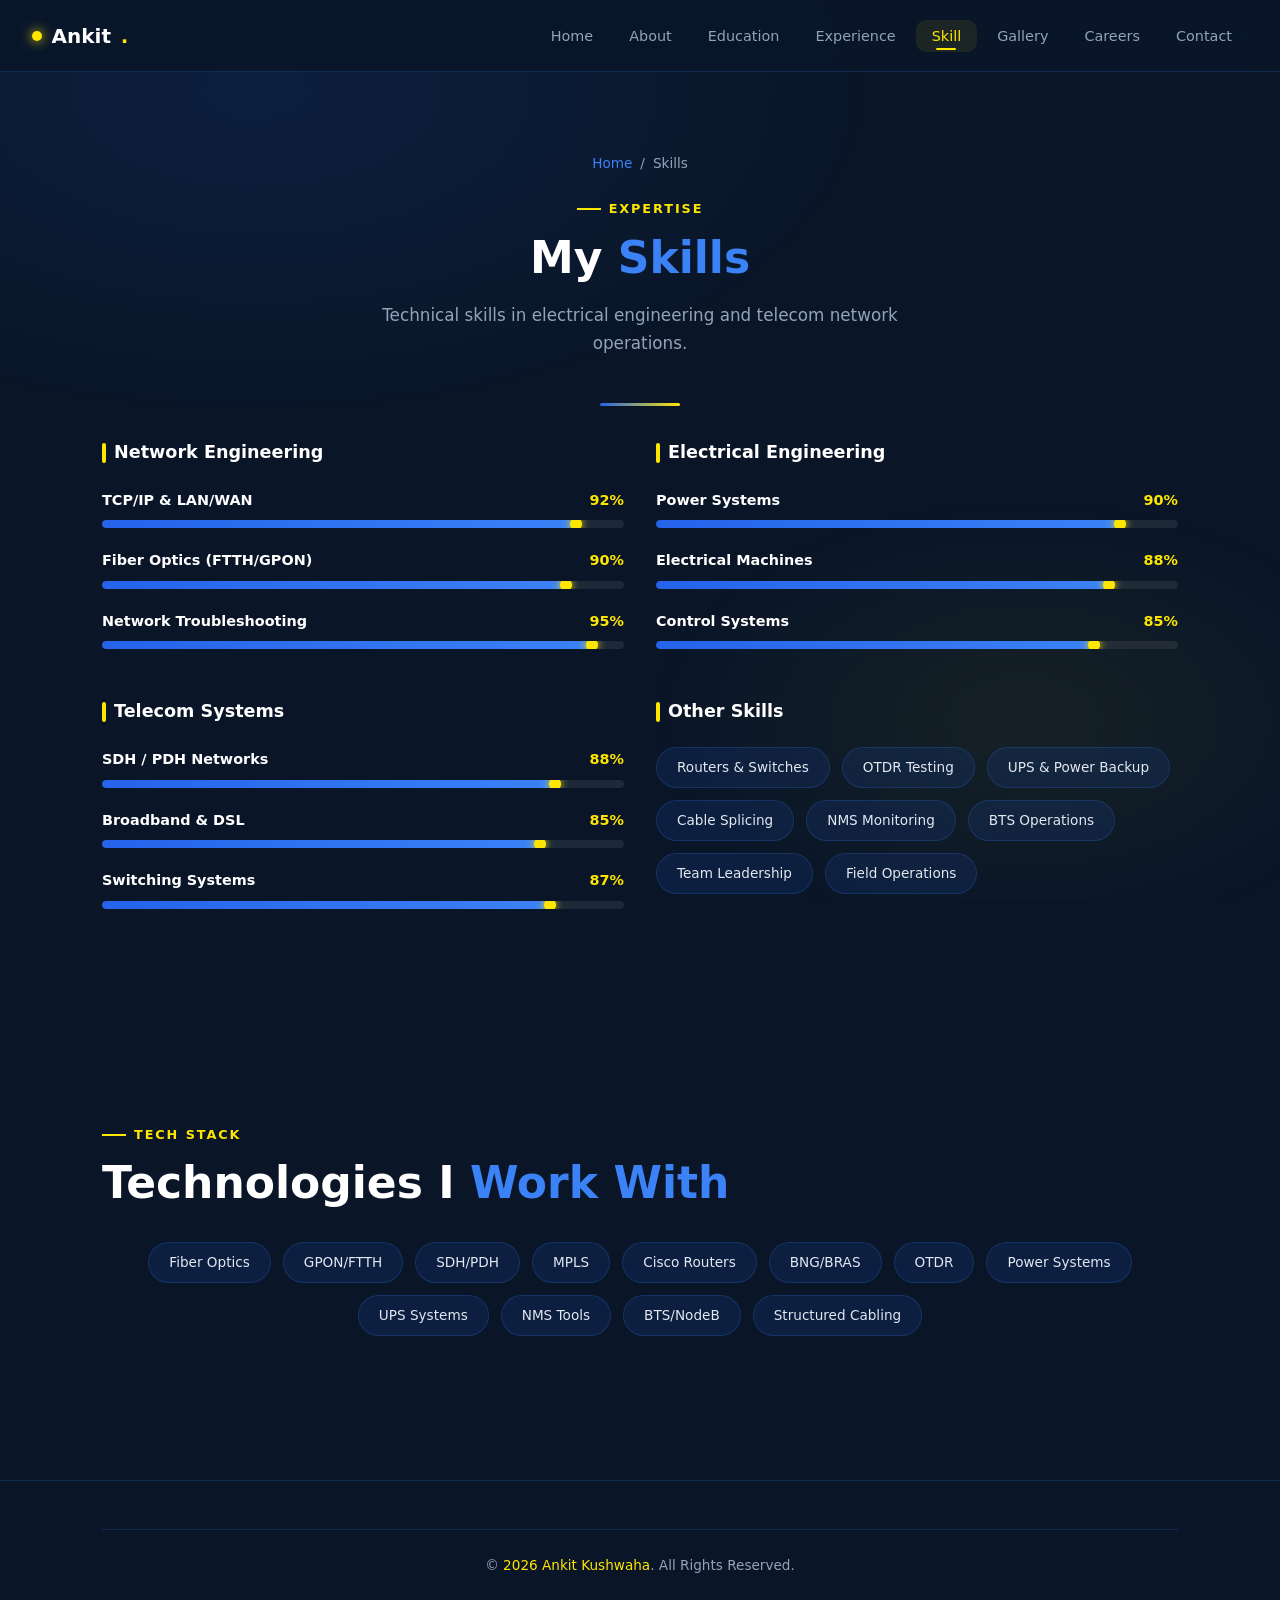
<file: skill.html>
<!DOCTYPE html>
<html lang="en">
<head>
  <meta charset="UTF-8">
  <meta name="viewport" content="width=device-width, initial-scale=1.0">
  <title>Skills | Ankit Kushwaha</title>
  <link rel="stylesheet" href="CSS/styles.css">
</head>
<body>

  <nav class="navbar">
    <a href="index.html" class="nav-logo">
      <div class="nav-logo-dot"></div>
      Ankit<span>.</span>
    </a>
    <ul class="nav-links">
      <li><a href="index.html">Home</a></li>
      <li><a href="about.html">About</a></li>
      <li><a href="education.html">Education</a></li>
      <li><a href="experience.html">Experience</a></li>
      <li><a href="skill.html">Skill</a></li>
      <li><a href="gallery.html">Gallery</a></li>
      <li><a href="careers.html">Careers</a></li>
      <li><a href="contact.html">Contact</a></li>
    </ul>
    <button class="hamburger" aria-label="Toggle menu">
      <span></span><span></span><span></span>
    </button>
  </nav>

  <main>
    <div class="page-header">
      <div class="container">
        <div class="breadcrumb">
          <a href="index.html">Home</a> / <span>Skills</span>
        </div>
        <div class="section-label">Expertise</div>
        <h1 class="section-title">My <span>Skills</span></h1>
        <p class="section-subtitle" style="margin: 0 auto;">
          Technical skills in electrical engineering and telecom network operations.
        </p>
      </div>
    </div>

    <section class="section" style="padding-top: 2rem;">
      <div class="container">
        <div class="grid-2">
          <div>
            <div class="skills-category fade-in">
              <h3>Network Engineering</h3>
              <div class="skill-bar-wrap">
                <div class="skill-bar-header">
                  <span>TCP/IP &amp; LAN/WAN</span><span>92%</span>
                </div>
                <div class="skill-bar">
                  <div class="skill-bar-fill" data-width="92"></div>
                </div>
              </div>
              <div class="skill-bar-wrap">
                <div class="skill-bar-header">
                  <span>Fiber Optics (FTTH/GPON)</span><span>90%</span>
                </div>
                <div class="skill-bar">
                  <div class="skill-bar-fill" data-width="90"></div>
                </div>
              </div>
              <div class="skill-bar-wrap">
                <div class="skill-bar-header">
                  <span>Network Troubleshooting</span><span>95%</span>
                </div>
                <div class="skill-bar">
                  <div class="skill-bar-fill" data-width="95"></div>
                </div>
              </div>
            </div>

            <div class="skills-category fade-in">
              <h3>Telecom Systems</h3>
              <div class="skill-bar-wrap">
                <div class="skill-bar-header">
                  <span>SDH / PDH Networks</span><span>88%</span>
                </div>
                <div class="skill-bar">
                  <div class="skill-bar-fill" data-width="88"></div>
                </div>
              </div>
              <div class="skill-bar-wrap">
                <div class="skill-bar-header">
                  <span>Broadband &amp; DSL</span><span>85%</span>
                </div>
                <div class="skill-bar">
                  <div class="skill-bar-fill" data-width="85"></div>
                </div>
              </div>
              <div class="skill-bar-wrap">
                <div class="skill-bar-header">
                  <span>Switching Systems</span><span>87%</span>
                </div>
                <div class="skill-bar">
                  <div class="skill-bar-fill" data-width="87"></div>
                </div>
              </div>
            </div>
          </div>

          <div>
            <div class="skills-category fade-in">
              <h3>Electrical Engineering</h3>
              <div class="skill-bar-wrap">
                <div class="skill-bar-header">
                  <span>Power Systems</span><span>90%</span>
                </div>
                <div class="skill-bar">
                  <div class="skill-bar-fill" data-width="90"></div>
                </div>
              </div>
              <div class="skill-bar-wrap">
                <div class="skill-bar-header">
                  <span>Electrical Machines</span><span>88%</span>
                </div>
                <div class="skill-bar">
                  <div class="skill-bar-fill" data-width="88"></div>
                </div>
              </div>
              <div class="skill-bar-wrap">
                <div class="skill-bar-header">
                  <span>Control Systems</span><span>85%</span>
                </div>
                <div class="skill-bar">
                  <div class="skill-bar-fill" data-width="85"></div>
                </div>
              </div>
            </div>

            <div class="skills-category fade-in">
              <h3>Other Skills</h3>
              <div class="skill-tags">
                <span class="skill-tag">Routers &amp; Switches</span>
                <span class="skill-tag">OTDR Testing</span>
                <span class="skill-tag">UPS &amp; Power Backup</span>
                <span class="skill-tag">Cable Splicing</span>
                <span class="skill-tag">NMS Monitoring</span>
                <span class="skill-tag">BTS Operations</span>
                <span class="skill-tag">Team Leadership</span>
                <span class="skill-tag">Field Operations</span>
              </div>
            </div>
          </div>
        </div>
      </div>
    </section>

    <section class="section">
      <div class="container">
        <div class="section-label">Tech Stack</div>
        <h2 class="section-title">Technologies I <span>Work With</span></h2>
        <div class="skill-tags" style="margin-top: 2rem; justify-content: center;">
          <span class="skill-tag">Fiber Optics</span>
          <span class="skill-tag">GPON/FTTH</span>
          <span class="skill-tag">SDH/PDH</span>
          <span class="skill-tag">MPLS</span>
          <span class="skill-tag">Cisco Routers</span>
          <span class="skill-tag">BNG/BRAS</span>
          <span class="skill-tag">OTDR</span>
          <span class="skill-tag">Power Systems</span>
          <span class="skill-tag">UPS Systems</span>
          <span class="skill-tag">NMS Tools</span>
          <span class="skill-tag">BTS/NodeB</span>
          <span class="skill-tag">Structured Cabling</span>
        </div>
      </div>
    </section>
  </main>

  <footer class="footer">
    <div class="container">
      <div class="footer-bottom">
        &copy; <span id="currentYear"></span> <span>Ankit Kushwaha</span>. All Rights Reserved.
      </div>
    </div>
  </footer>

  <script src="JS/navbar.js"></script>
  <script src="JS/animation.js"></script>
  <script src="JS/script.js"></script>
</body>
</html>
</file>
<file: CSS/styles.css>
/* ===== CSS Variables ===== */
:root {
  --navy-dark: #0a1628;
  --navy: #0f2341;
  --navy-light: #1a3a6b;
  --blue: #2563eb;
  --blue-light: #3b82f6;
  --blue-glow: rgba(37, 99, 235, 0.35);
  --yellow: #ffe600;
  --yellow-dark: #e6cf00;
  --yellow-glow: rgba(255, 230, 0, 0.25);
  --white: #ffffff;
  --gray-100: #f1f5f9;
  --gray-300: #cbd5e1;
  --gray-500: #64748b;
  --text: #e2e8f0;
  --text-muted: #94a3b8;
  --card-bg: rgba(15, 35, 65, 0.6);
  --border: rgba(59, 130, 246, 0.2);
  --radius: 16px;
  --radius-sm: 10px;
  --shadow: 0 8px 32px rgba(0, 0, 0, 0.3);
  --transition: 0.3s cubic-bezier(0.4, 0, 0.2, 1);
  --font: 'Segoe UI', system-ui, -apple-system, sans-serif;
}

/* ===== Reset & Base ===== */
*, *::before, *::after {
  margin: 0;
  padding: 0;
  box-sizing: border-box;
}

html {
  scroll-behavior: smooth;
  font-size: 16px;
}

body {
  font-family: var(--font);
  background: var(--navy-dark);
  color: var(--text);
  line-height: 1.7;
  overflow-x: hidden;
  min-height: 100vh;
  width: 100%;
  max-width: 100vw;
}

body::before {
  content: '';
  position: fixed;
  inset: 0;
  background:
    radial-gradient(ellipse 80% 60% at 20% 10%, rgba(37, 99, 235, 0.12) 0%, transparent 60%),
    radial-gradient(ellipse 60% 50% at 80% 80%, rgba(255, 230, 0, 0.05) 0%, transparent 50%);
  pointer-events: none;
  z-index: 0;
}

a {
  text-decoration: none;
  color: inherit;
  transition: color var(--transition);
}

img {
  max-width: 100%;
  display: block;
}

ul {
  list-style: none;
}

/* ===== Navbar ===== */
.navbar {
  position: fixed;
  top: 0;
  left: 0;
  right: 0;
  z-index: 1000;
  padding: 0 2rem;
  height: 72px;
  display: flex;
  align-items: center;
  justify-content: space-between;
  background: rgba(10, 22, 40, 0.85);
  backdrop-filter: blur(20px);
  border-bottom: 1px solid var(--border);
  transition: box-shadow var(--transition), background var(--transition);
}

.navbar.scrolled {
  box-shadow: 0 4px 30px rgba(0, 0, 0, 0.4);
  background: rgba(10, 22, 40, 0.97);
}

.nav-logo {
  display: flex;
  align-items: center;
  gap: 0.6rem;
  font-weight: 700;
  font-size: 1.25rem;
  color: var(--white);
}

.nav-logo span {
  color: var(--yellow);
}

.nav-logo-dot {
  width: 10px;
  height: 10px;
  background: var(--yellow);
  border-radius: 50%;
  box-shadow: 0 0 12px var(--yellow);
}

.nav-links {
  display: flex;
  align-items: center;
  gap: 0.25rem;
}

.nav-links a {
  padding: 0.5rem 1rem;
  border-radius: var(--radius-sm);
  font-size: 0.9rem;
  font-weight: 500;
  color: var(--text-muted);
  position: relative;
  transition: color var(--transition), background var(--transition);
}

.nav-links a:hover,
.nav-links a.active {
  color: var(--yellow);
  background: rgba(255, 230, 0, 0.08);
}

.nav-links a.active::after {
  content: '';
  position: absolute;
  bottom: 2px;
  left: 50%;
  transform: translateX(-50%);
  width: 20px;
  height: 2px;
  background: var(--yellow);
  border-radius: 2px;
}

.hamburger {
  display: none;
  flex-direction: column;
  gap: 5px;
  cursor: pointer;
  padding: 4px;
  background: none;
  border: none;
}

.hamburger span {
  display: block;
  width: 26px;
  height: 2px;
  background: var(--yellow);
  border-radius: 2px;
  transition: var(--transition);
}

.hamburger.open span:nth-child(1) {
  transform: rotate(45deg) translate(5px, 5px);
}

.hamburger.open span:nth-child(2) {
  opacity: 0;
}

.hamburger.open span:nth-child(3) {
  transform: rotate(-45deg) translate(5px, -5px);
}

/* ===== Layout ===== */
main {
  position: relative;
  z-index: 1;
  padding-top: 72px;
}

.container {
  max-width: 1140px;
  margin: 0 auto;
  padding: 0 2rem;
}

.section {
  padding: 5rem 0;
}

.section-label {
  display: inline-flex;
  align-items: center;
  gap: 0.5rem;
  font-size: 0.8rem;
  font-weight: 600;
  letter-spacing: 0.15em;
  text-transform: uppercase;
  color: var(--yellow);
  margin-bottom: 0.75rem;
}

.section-label::before {
  content: '';
  width: 24px;
  height: 2px;
  background: var(--yellow);
}

.section-title {
  font-size: clamp(1.8rem, 4vw, 2.75rem);
  font-weight: 800;
  color: var(--white);
  line-height: 1.2;
  margin-bottom: 1rem;
}

.section-title span {
  color: var(--blue-light);
}

.section-subtitle {
  font-size: 1.05rem;
  color: var(--text-muted);
  max-width: 560px;
  margin-bottom: 3rem;
}

/* ===== Hero ===== */
.hero {
  min-height: calc(100vh - 72px);
  display: flex;
  align-items: center;
  padding: 4rem 0;
}

.hero-grid {
  display: grid;
  grid-template-columns: 1fr 1fr;
  gap: 4rem;
  align-items: center;
}

.hero-badge {
  display: inline-flex;
  align-items: center;
  gap: 0.5rem;
  background: rgba(37, 99, 235, 0.15);
  border: 1px solid var(--border);
  border-radius: 50px;
  padding: 0.4rem 1rem;
  font-size: 0.85rem;
  color: var(--blue-light);
  margin-bottom: 1.5rem;
}

.hero-badge-dot {
  width: 8px;
  height: 8px;
  background: #22c55e;
  border-radius: 50%;
  animation: pulse 2s infinite;
}

@keyframes pulse {
  0%, 100% { opacity: 1; }
  50% { opacity: 0.4; }
}

.hero-title {
  font-size: clamp(2.5rem, 6vw, 4rem);
  font-weight: 900;
  line-height: 1.1;
  color: var(--white);
  margin-bottom: 0.5rem;
}

.hero-title .highlight {
  background: linear-gradient(135deg, var(--yellow), #ffd700);
  -webkit-background-clip: text;
  -webkit-text-fill-color: transparent;
  background-clip: text;
}

.hero-role {
  font-size: clamp(1.1rem, 2.5vw, 1.5rem);
  color: var(--blue-light);
  font-weight: 600;
  margin-bottom: 1.5rem;
}

.hero-desc {
  font-size: 1.05rem;
  color: var(--text-muted);
  margin-bottom: 2.5rem;
  max-width: 480px;
}

.hero-actions {
  display: flex;
  gap: 1rem;
  flex-wrap: wrap;
}

.hero-image-wrap {
  position: relative;
  display: flex;
  justify-content: center;
  align-items: center;
  width: 100%;
}

.hero-image-frame {
  position: relative;
  width: 300px;
  max-width: 100%;
  border-radius: var(--radius);
  overflow: hidden;
  border: 3px solid rgba(59, 130, 246, 0.35);
  box-shadow: 0 16px 40px rgba(0, 0, 0, 0.4);
  background: var(--navy);
  flex-shrink: 0;
}

.hero-image-frame::before {
  content: '';
  position: absolute;
  top: 0;
  left: 0;
  right: 0;
  height: 5px;
  background: linear-gradient(90deg, var(--yellow), var(--blue-light), var(--yellow));
  z-index: 2;
}

.hero-image {
  width: 100%;
  height: auto;
  display: block;
  object-fit: contain;
  object-position: center;
}

.about-photo {
  width: 280px;
  max-width: 100%;
  border-radius: var(--radius);
  border: 3px solid rgba(59, 130, 246, 0.35);
  object-fit: contain;
  object-position: center;
  box-shadow: 0 16px 40px rgba(0, 0, 0, 0.4);
  display: block;
  height: auto;
  background: var(--navy);
}

.hero-float-card {
  position: absolute;
  background: var(--card-bg);
  backdrop-filter: blur(12px);
  border: 1px solid var(--border);
  border-radius: var(--radius-sm);
  padding: 0.75rem 1.25rem;
  font-size: 0.85rem;
  font-weight: 600;
  color: var(--white);
  box-shadow: var(--shadow);
  animation: float 4s ease-in-out infinite;
}

.hero-float-card.yellow {
  bottom: 20px;
  left: -30px;
  border-left: 3px solid var(--yellow);
}

.hero-float-card.blue {
  top: 30px;
  right: -20px;
  border-left: 3px solid var(--blue-light);
  animation-delay: 2s;
}

@keyframes float {
  0%, 100% { transform: translateY(0); }
  50% { transform: translateY(-10px); }
}

/* ===== Buttons ===== */
.btn {
  display: inline-flex;
  align-items: center;
  gap: 0.5rem;
  padding: 0.85rem 1.75rem;
  border-radius: var(--radius-sm);
  font-size: 0.95rem;
  font-weight: 600;
  cursor: pointer;
  border: none;
  transition: all var(--transition);
  font-family: var(--font);
}

.btn-primary {
  background: var(--yellow);
  color: var(--navy-dark);
  box-shadow: 0 4px 20px var(--yellow-glow);
}

.btn-primary:hover {
  background: var(--yellow-dark);
  transform: translateY(-2px);
  box-shadow: 0 8px 30px var(--yellow-glow);
}

.btn-outline {
  background: transparent;
  color: var(--white);
  border: 2px solid var(--border);
}

.btn-outline:hover {
  border-color: var(--blue-light);
  color: var(--blue-light);
  transform: translateY(-2px);
}

/* ===== Cards ===== */
.card {
  background: var(--card-bg);
  backdrop-filter: blur(12px);
  border: 1px solid var(--border);
  border-radius: var(--radius);
  padding: 2rem;
  transition: transform var(--transition), box-shadow var(--transition), border-color var(--transition);
}

.card:hover {
  transform: translateY(-4px);
  box-shadow: var(--shadow);
  border-color: rgba(59, 130, 246, 0.4);
}

.card-icon {
  width: 52px;
  height: 52px;
  border-radius: var(--radius-sm);
  background: rgba(37, 99, 235, 0.15);
  display: flex;
  align-items: center;
  justify-content: center;
  font-size: 1.5rem;
  margin-bottom: 1.25rem;
  border: 1px solid var(--border);
}

.card h3 {
  font-size: 1.15rem;
  font-weight: 700;
  color: var(--white);
  margin-bottom: 0.5rem;
}

.card p {
  color: var(--text-muted);
  font-size: 0.95rem;
}

/* ===== Grid Layouts ===== */
.grid-2 {
  display: grid;
  grid-template-columns: repeat(2, 1fr);
  gap: 2rem;
}

.grid-3 {
  display: grid;
  grid-template-columns: repeat(3, 1fr);
  gap: 1.5rem;
}

/* ===== Page Header ===== */
.page-header {
  padding: 5rem 0 3rem;
  text-align: center;
  position: relative;
}

.page-header::after {
  content: '';
  position: absolute;
  bottom: 0;
  left: 50%;
  transform: translateX(-50%);
  width: 80px;
  height: 3px;
  background: linear-gradient(90deg, var(--blue), var(--yellow));
  border-radius: 2px;
}

.breadcrumb {
  display: flex;
  align-items: center;
  justify-content: center;
  gap: 0.5rem;
  font-size: 0.85rem;
  color: var(--text-muted);
  margin-bottom: 1rem;
}

.breadcrumb a {
  color: var(--blue-light);
}

.breadcrumb a:hover {
  color: var(--yellow);
}

/* ===== About Page ===== */
.about-grid {
  display: grid;
  grid-template-columns: 320px 1fr;
  gap: 3rem;
  align-items: start;
}

.about-photo-wrap {
  position: relative;
  display: flex;
  justify-content: center;
}

.about-photo-wrap .about-photo {
  margin: 0 auto;
}

.about-info h3 {
  font-size: 1.5rem;
  color: var(--white);
  margin-bottom: 0.25rem;
}

.about-info .role-tag {
  color: var(--yellow);
  font-weight: 600;
  margin-bottom: 1.5rem;
  display: block;
}

.info-list {
  display: flex;
  flex-direction: column;
  gap: 0.75rem;
  margin-bottom: 2rem;
}

.info-list li {
  display: flex;
  align-items: center;
  gap: 0.75rem;
  font-size: 0.95rem;
  color: var(--text-muted);
}

.info-list li strong {
  color: var(--white);
  min-width: 100px;
}

.objective-box {
  background: linear-gradient(135deg, rgba(37, 99, 235, 0.1), rgba(255, 230, 0, 0.05));
  border: 1px solid var(--border);
  border-left: 4px solid var(--yellow);
  border-radius: var(--radius-sm);
  padding: 1.5rem 2rem;
  margin-top: 2rem;
}

.objective-box h4 {
  color: var(--yellow);
  font-size: 1rem;
  margin-bottom: 0.75rem;
  text-transform: uppercase;
  letter-spacing: 0.1em;
}

/* ===== Timeline (Education & Experience) ===== */
.timeline {
  position: relative;
  padding-left: 2rem;
}

.timeline::before {
  content: '';
  position: absolute;
  left: 0;
  top: 0;
  bottom: 0;
  width: 2px;
  background: linear-gradient(to bottom, var(--blue), var(--yellow));
}

.timeline-item {
  position: relative;
  padding-bottom: 2.5rem;
  padding-left: 2rem;
}

.timeline-item::before {
  content: '';
  position: absolute;
  left: -2rem;
  top: 6px;
  width: 14px;
  height: 14px;
  border-radius: 50%;
  background: var(--yellow);
  border: 3px solid var(--navy-dark);
  box-shadow: 0 0 0 2px var(--yellow);
  transform: translateX(-6px);
}

.timeline-year {
  display: inline-block;
  background: rgba(37, 99, 235, 0.2);
  color: var(--blue-light);
  font-size: 0.8rem;
  font-weight: 700;
  padding: 0.25rem 0.75rem;
  border-radius: 50px;
  margin-bottom: 0.5rem;
}

.timeline-item h3 {
  font-size: 1.2rem;
  color: var(--white);
  margin-bottom: 0.25rem;
}

.timeline-item .institution {
  color: var(--yellow);
  font-weight: 600;
  font-size: 0.95rem;
  margin-bottom: 0.5rem;
}

.timeline-item p {
  color: var(--text-muted);
  font-size: 0.95rem;
}

/* ===== Skills ===== */
.skills-category {
  margin-bottom: 3rem;
}

.skills-category h3 {
  font-size: 1.1rem;
  color: var(--white);
  margin-bottom: 1.25rem;
  display: flex;
  align-items: center;
  gap: 0.5rem;
}

.skills-category h3::before {
  content: '';
  width: 4px;
  height: 20px;
  background: var(--yellow);
  border-radius: 2px;
}

.skill-bar-wrap {
  margin-bottom: 1.25rem;
}

.skill-bar-header {
  display: flex;
  justify-content: space-between;
  margin-bottom: 0.5rem;
  font-size: 0.9rem;
}

.skill-bar-header span:first-child {
  color: var(--white);
  font-weight: 600;
}

.skill-bar-header span:last-child {
  color: var(--yellow);
  font-weight: 700;
}

.skill-bar {
  height: 8px;
  background: rgba(255, 255, 255, 0.08);
  border-radius: 50px;
  overflow: hidden;
}

.skill-bar-fill {
  height: 100%;
  border-radius: 50px;
  background: linear-gradient(90deg, var(--blue), var(--blue-light));
  width: 0;
  transition: width 1.2s cubic-bezier(0.4, 0, 0.2, 1);
  position: relative;
}

.skill-bar-fill::after {
  content: '';
  position: absolute;
  right: 0;
  top: 50%;
  transform: translateY(-50%);
  width: 12px;
  height: 12px;
  background: var(--yellow);
  border-radius: 50%;
  box-shadow: 0 0 8px var(--yellow);
}

.skill-tags {
  display: flex;
  flex-wrap: wrap;
  gap: 0.75rem;
}

.skill-tag {
  padding: 0.5rem 1.25rem;
  background: rgba(37, 99, 235, 0.12);
  border: 1px solid var(--border);
  border-radius: 50px;
  font-size: 0.85rem;
  font-weight: 500;
  color: var(--text);
  transition: all var(--transition);
  cursor: default;
}

.skill-tag:hover {
  background: rgba(255, 230, 0, 0.12);
  border-color: var(--yellow);
  color: var(--yellow);
  transform: translateY(-2px);
}

/* ===== Experience ===== */
.experience-hero {
  background:
    linear-gradient(180deg, rgba(10, 22, 40, 0.8) 0%, rgba(10, 22, 40, 0.92) 100%),
    url('../images/bsnl-experience-bg.png') center center / cover no-repeat;
  padding: 6rem 0 4rem;
  border-bottom: 1px solid var(--border);
}

.experience-hero::after {
  z-index: 1;
}

.experience-hero .container {
  position: relative;
  z-index: 2;
}

.experience-hero .section-title,
.experience-hero .breadcrumb,
.experience-hero .section-subtitle {
  position: relative;
  z-index: 2;
}

.experience-highlight {
  background:
    linear-gradient(135deg, rgba(10, 22, 40, 0.9), rgba(15, 35, 65, 0.85)),
    url('../images/bsnl-experience-bg.png') center center / cover no-repeat;
  border: 1px solid rgba(59, 130, 246, 0.35);
  border-left: 4px solid var(--yellow);
  border-radius: var(--radius);
  padding: 2rem 2.5rem;
  box-shadow: 0 12px 40px rgba(0, 0, 0, 0.35);
}

/* ===== Careers ===== */
.careers-hero {
  background:
    linear-gradient(180deg, rgba(10, 22, 40, 0.78) 0%, rgba(10, 22, 40, 0.92) 100%),
    url('../images/bsnl-careers-bg.png') center center / cover no-repeat;
  padding: 6rem 0 4rem;
  border-bottom: 1px solid var(--border);
}

.careers-hero::after {
  z-index: 1;
}

.careers-hero .container {
  position: relative;
  z-index: 2;
}

.careers-hero .section-title,
.careers-hero .breadcrumb,
.careers-hero .section-subtitle {
  position: relative;
  z-index: 2;
}

.careers-banner {
  display: flex;
  align-items: center;
  justify-content: space-between;
  gap: 2rem;
  flex-wrap: wrap;
  padding: 2.5rem;
  background: linear-gradient(135deg, rgba(37, 99, 235, 0.15), rgba(255, 230, 0, 0.08));
  border: 1px solid var(--border);
  border-left: 4px solid var(--yellow);
  border-radius: var(--radius);
}

.careers-banner-bg {
  background:
    linear-gradient(135deg, rgba(10, 22, 40, 0.88), rgba(15, 35, 65, 0.82)),
    url('../images/bsnl-careers-bg.png') center center / cover no-repeat;
  border: 1px solid rgba(59, 130, 246, 0.35);
  box-shadow: 0 12px 40px rgba(0, 0, 0, 0.35);
}

.careers-banner h2 {
  font-size: 1.5rem;
  color: var(--white);
  margin-bottom: 0.75rem;
}

.careers-banner p {
  color: var(--text-muted);
  max-width: 600px;
  line-height: 1.8;
}

.job-card {
  background: var(--card-bg);
  border: 1px solid var(--border);
  border-radius: var(--radius);
  padding: 1.75rem;
  transition: transform var(--transition), border-color var(--transition), box-shadow var(--transition);
}

.job-card:hover {
  transform: translateY(-4px);
  border-color: rgba(59, 130, 246, 0.4);
  box-shadow: var(--shadow);
}

.job-card-header {
  display: flex;
  align-items: flex-start;
  justify-content: space-between;
  gap: 1rem;
  margin-bottom: 0.75rem;
}

.job-card-header h3 {
  color: var(--white);
  font-size: 1.15rem;
}

.job-badge {
  background: rgba(255, 230, 0, 0.15);
  color: var(--yellow);
  font-size: 0.75rem;
  font-weight: 700;
  padding: 0.3rem 0.75rem;
  border-radius: 50px;
  border: 1px solid rgba(255, 230, 0, 0.3);
  white-space: nowrap;
}

.job-meta {
  color: var(--blue-light);
  font-size: 0.85rem;
  margin-bottom: 0.75rem;
}

.job-card p:last-of-type {
  color: var(--text-muted);
  font-size: 0.95rem;
  line-height: 1.7;
}

.careers-cta {
  text-align: center;
  padding: 3rem 2rem;
  background: linear-gradient(135deg, var(--navy), var(--navy-light));
  border: 1px solid var(--border);
  border-radius: var(--radius);
}

.careers-cta h3 {
  font-size: 1.5rem;
  color: var(--white);
  margin-bottom: 0.75rem;
}

.careers-cta p {
  color: var(--text-muted);
  margin-bottom: 1.5rem;
}

/* ===== Resume (legacy grid — used in careers layout) ===== */
.resume-grid {
  display: grid;
  grid-template-columns: 1fr 1fr;
  gap: 2rem;
}

.resume-section h3 {
  font-size: 1.1rem;
  color: var(--yellow);
  text-transform: uppercase;
  letter-spacing: 0.1em;
  margin-bottom: 1.5rem;
  padding-bottom: 0.75rem;
  border-bottom: 2px solid var(--border);
}

.resume-item {
  margin-bottom: 1.5rem;
}

.resume-item h4 {
  color: var(--white);
  font-size: 1rem;
  margin-bottom: 0.2rem;
}

.resume-item .meta {
  color: var(--blue-light);
  font-size: 0.85rem;
  font-weight: 600;
  margin-bottom: 0.4rem;
}

.resume-item p {
  color: var(--text-muted);
  font-size: 0.9rem;
}

.resume-download {
  text-align: center;
  padding: 3rem;
  background: linear-gradient(135deg, var(--navy), var(--navy-light));
  border: 1px solid var(--border);
  border-radius: var(--radius);
  margin-top: 3rem;
}

.resume-download h3 {
  font-size: 1.5rem;
  color: var(--white);
  margin-bottom: 0.75rem;
}

.resume-download p {
  color: var(--text-muted);
  margin-bottom: 1.5rem;
}

/* ===== Contact ===== */
.contact-grid {
  display: grid;
  grid-template-columns: 1fr 1.4fr;
  gap: 3rem;
}

.contact-info-card {
  display: flex;
  align-items: flex-start;
  gap: 1rem;
  padding: 1.25rem;
  background: var(--card-bg);
  border: 1px solid var(--border);
  border-radius: var(--radius-sm);
  margin-bottom: 1rem;
  transition: border-color var(--transition);
}

.contact-info-card:hover {
  border-color: var(--blue-light);
}

.contact-icon {
  width: 44px;
  height: 44px;
  background: rgba(255, 230, 0, 0.1);
  border: 1px solid rgba(255, 230, 0, 0.3);
  border-radius: var(--radius-sm);
  display: flex;
  align-items: center;
  justify-content: center;
  font-size: 1.2rem;
  flex-shrink: 0;
}

.contact-info-card h4 {
  color: var(--white);
  font-size: 0.9rem;
  margin-bottom: 0.2rem;
}

.contact-info-card p {
  color: var(--text-muted);
  font-size: 0.85rem;
}

.contact-form {
  background: var(--card-bg);
  border: 1px solid var(--border);
  border-radius: var(--radius);
  padding: 2.5rem;
}

.form-group {
  margin-bottom: 1.25rem;
}

.form-group label {
  display: block;
  font-size: 0.85rem;
  font-weight: 600;
  color: var(--text);
  margin-bottom: 0.5rem;
}

.form-group input,
.form-group textarea,
.form-group select {
  width: 100%;
  padding: 0.85rem 1rem;
  background: rgba(10, 22, 40, 0.6);
  border: 1px solid var(--border);
  border-radius: var(--radius-sm);
  color: var(--white);
  font-family: var(--font);
  font-size: 0.95rem;
  transition: border-color var(--transition), box-shadow var(--transition);
  outline: none;
}

.form-group input:focus,
.form-group textarea:focus,
.form-group select:focus {
  border-color: var(--blue-light);
  box-shadow: 0 0 0 3px var(--blue-glow);
}

.form-group textarea {
  resize: vertical;
  min-height: 140px;
}

.file-upload-wrap {
  position: relative;
}

.file-upload-box {
  display: flex;
  flex-direction: column;
  align-items: center;
  justify-content: center;
  gap: 0.5rem;
  padding: 2rem 1.5rem;
  background: rgba(10, 22, 40, 0.6);
  border: 2px dashed var(--border);
  border-radius: var(--radius-sm);
  cursor: pointer;
  transition: border-color var(--transition), background var(--transition);
  text-align: center;
}

.file-upload-box:hover,
.file-upload-box.dragover {
  border-color: var(--yellow);
  background: rgba(255, 230, 0, 0.05);
}

.file-upload-box .upload-icon {
  font-size: 2rem;
}

.file-upload-box .upload-text {
  color: var(--white);
  font-size: 0.95rem;
  font-weight: 600;
}

.file-upload-box .upload-hint {
  color: var(--text-muted);
  font-size: 0.8rem;
}

.file-upload-box input[type="file"] {
  position: absolute;
  inset: 0;
  opacity: 0;
  cursor: pointer;
  width: 100%;
  height: 100%;
}

.file-name {
  display: none;
  margin-top: 0.75rem;
  padding: 0.6rem 1rem;
  background: rgba(34, 197, 94, 0.12);
  border: 1px solid rgba(34, 197, 94, 0.35);
  border-radius: var(--radius-sm);
  color: #4ade80;
  font-size: 0.85rem;
  font-weight: 500;
  word-break: break-all;
}

.file-name.visible {
  display: block;
}

.apply-form-section {
  max-width: 720px;
  margin: 0 auto;
}

.form-row {
  display: grid;
  grid-template-columns: 1fr 1fr;
  gap: 1rem;
}

.form-message {
  padding: 1rem;
  border-radius: var(--radius-sm);
  font-size: 0.9rem;
  margin-top: 1rem;
  display: none;
}

.form-message.success {
  display: block;
  background: rgba(34, 197, 94, 0.15);
  border: 1px solid rgba(34, 197, 94, 0.4);
  color: #4ade80;
}

.form-message.error {
  display: block;
  background: rgba(239, 68, 68, 0.15);
  border: 1px solid rgba(239, 68, 68, 0.4);
  color: #f87171;
}

/* ===== Stats ===== */
.stats-row {
  display: grid;
  grid-template-columns: repeat(4, 1fr);
  gap: 1.5rem;
  margin: 3rem 0;
}

.stat-card {
  text-align: center;
  padding: 1.5rem;
  background: var(--card-bg);
  border: 1px solid var(--border);
  border-radius: var(--radius);
  transition: border-color var(--transition);
}

.stat-card:hover {
  border-color: var(--yellow);
}

.stat-number {
  font-size: 2.5rem;
  font-weight: 900;
  color: var(--yellow);
  line-height: 1;
  margin-bottom: 0.5rem;
}

.stat-label {
  font-size: 0.85rem;
  color: var(--text-muted);
  font-weight: 500;
}

/* ===== Gallery ===== */
.gallery-filters {
  display: flex;
  justify-content: center;
  flex-wrap: wrap;
  gap: 0.75rem;
  margin-bottom: 3rem;
}

.gallery-filter {
  padding: 0.65rem 1.5rem;
  border-radius: 50px;
  border: 1px solid var(--border);
  background: var(--card-bg);
  color: var(--text-muted);
  font-family: var(--font);
  font-size: 0.9rem;
  font-weight: 600;
  cursor: pointer;
  transition: all var(--transition);
}

.gallery-filter:hover,
.gallery-filter.active {
  background: rgba(255, 230, 0, 0.12);
  border-color: var(--yellow);
  color: var(--yellow);
}

.gallery-section {
  margin-bottom: 3.5rem;
}

.gallery-category-title {
  display: flex;
  align-items: center;
  gap: 0.75rem;
  font-size: 1.35rem;
  color: var(--white);
  margin-bottom: 1.5rem;
  padding-bottom: 0.75rem;
  border-bottom: 2px solid var(--border);
}

.gallery-cat-icon {
  font-size: 1.5rem;
}

.gallery-grid {
  display: grid;
  grid-template-columns: repeat(3, 1fr);
  gap: 1.25rem;
}

.gallery-item {
  position: relative;
  border-radius: var(--radius);
  overflow: hidden;
  aspect-ratio: 4 / 3;
  cursor: pointer;
  border: 1px solid var(--border);
  background: var(--navy);
}

.gallery-item img {
  width: 100%;
  height: 100%;
  object-fit: cover;
  display: block;
  transition: transform 0.5s ease;
}

.gallery-item:hover img {
  transform: scale(1.08);
}

.gallery-overlay {
  position: absolute;
  inset: 0;
  background: linear-gradient(to top, rgba(10, 22, 40, 0.95) 0%, rgba(10, 22, 40, 0.2) 50%, transparent 100%);
  display: flex;
  flex-direction: column;
  justify-content: flex-end;
  padding: 1.25rem;
  opacity: 0;
  transition: opacity var(--transition);
}

.gallery-item:hover .gallery-overlay {
  opacity: 1;
}

.gallery-tag {
  display: inline-block;
  background: rgba(255, 230, 0, 0.2);
  color: var(--yellow);
  font-size: 0.7rem;
  font-weight: 700;
  padding: 0.25rem 0.6rem;
  border-radius: 50px;
  text-transform: uppercase;
  letter-spacing: 0.08em;
  margin-bottom: 0.5rem;
  width: fit-content;
}

.gallery-tag.project {
  background: rgba(37, 99, 235, 0.25);
  color: var(--blue-light);
}

.gallery-overlay h3 {
  color: var(--white);
  font-size: 1rem;
  margin-bottom: 0.25rem;
}

.gallery-overlay p {
  color: var(--text-muted);
  font-size: 0.8rem;
  line-height: 1.4;
}

/* Lightbox */
.lightbox {
  position: fixed;
  inset: 0;
  z-index: 2000;
  background: rgba(10, 22, 40, 0.95);
  backdrop-filter: blur(10px);
  display: flex;
  align-items: center;
  justify-content: center;
  opacity: 0;
  visibility: hidden;
  transition: opacity var(--transition), visibility var(--transition);
  padding: 1rem;
}

.lightbox.open {
  opacity: 1;
  visibility: visible;
}

.lightbox-content {
  max-width: 900px;
  width: 100%;
  text-align: center;
}

.lightbox-content img {
  max-width: 100%;
  max-height: 70vh;
  border-radius: var(--radius);
  border: 2px solid var(--border);
  object-fit: contain;
  background: var(--navy);
}

.lightbox-caption {
  margin-top: 1rem;
}

.lightbox-caption h3 {
  color: var(--white);
  font-size: 1.2rem;
  margin-bottom: 0.35rem;
}

.lightbox-caption p {
  color: var(--text-muted);
  font-size: 0.9rem;
}

.lightbox-close,
.lightbox-prev,
.lightbox-next {
  position: absolute;
  background: rgba(255, 255, 255, 0.1);
  border: 1px solid var(--border);
  color: var(--white);
  font-size: 1.75rem;
  width: 48px;
  height: 48px;
  border-radius: 50%;
  cursor: pointer;
  display: flex;
  align-items: center;
  justify-content: center;
  transition: all var(--transition);
  font-family: var(--font);
  line-height: 1;
}

.lightbox-close:hover,
.lightbox-prev:hover,
.lightbox-next:hover {
  background: var(--yellow);
  color: var(--navy-dark);
  border-color: var(--yellow);
}

.lightbox-close {
  top: 1.5rem;
  right: 1.5rem;
  font-size: 2rem;
}

.lightbox-prev {
  left: 1.5rem;
  top: 50%;
  transform: translateY(-50%);
}

.lightbox-next {
  right: 1.5rem;
  top: 50%;
  transform: translateY(-50%);
}

/* ===== Footer ===== */
.footer {
  background: rgba(10, 22, 40, 0.9);
  border-top: 1px solid var(--border);
  padding: 3rem 0 1.5rem;
  margin-top: 4rem;
  position: relative;
  z-index: 1;
}

.footer-grid {
  display: grid;
  grid-template-columns: 2fr 1fr 1fr;
  gap: 2rem;
  margin-bottom: 2rem;
}

.footer-brand p {
  color: var(--text-muted);
  font-size: 0.9rem;
  margin-top: 0.75rem;
  max-width: 280px;
}

.footer h4 {
  color: var(--white);
  font-size: 0.95rem;
  margin-bottom: 1rem;
}

.footer-links {
  display: flex;
  flex-direction: column;
  gap: 0.5rem;
}

.footer-links a {
  color: var(--text-muted);
  font-size: 0.9rem;
  transition: color var(--transition);
}

.footer-links a:hover {
  color: var(--yellow);
}

.social-links {
  display: flex;
  gap: 0.75rem;
  margin-top: 1rem;
}

.social-link {
  width: 40px;
  height: 40px;
  border-radius: var(--radius-sm);
  background: rgba(37, 99, 235, 0.15);
  border: 1px solid var(--border);
  display: flex;
  align-items: center;
  justify-content: center;
  transition: all var(--transition);
  color: var(--white);
}

.social-link svg {
  width: 20px;
  height: 20px;
  display: block;
}

.social-link:hover {
  background: var(--yellow);
  border-color: var(--yellow);
  color: var(--navy-dark);
  transform: translateY(-3px);
}

.footer-bottom {
  text-align: center;
  padding-top: 1.5rem;
  border-top: 1px solid var(--border);
  color: var(--text-muted);
  font-size: 0.85rem;
}

.footer-bottom span {
  color: var(--yellow);
}

/* ===== Animations ===== */
.fade-in {
  opacity: 0;
  transform: translateY(30px);
  transition: opacity 0.7s ease, transform 0.7s ease;
}

.fade-in.visible {
  opacity: 1;
  transform: translateY(0);
}

.fade-in-left {
  opacity: 0;
  transform: translateX(-30px);
  transition: opacity 0.7s ease, transform 0.7s ease;
}

.fade-in-left.visible {
  opacity: 1;
  transform: translateX(0);
}

.fade-in-right {
  opacity: 0;
  transform: translateX(30px);
  transition: opacity 0.7s ease, transform 0.7s ease;
}

.fade-in-right.visible {
  opacity: 1;
  transform: translateX(0);
}

/* ===== Quick Links (Home) ===== */
.quick-links {
  display: grid;
  grid-template-columns: repeat(3, 1fr);
  gap: 1.5rem;
}

.quick-link-card {
  background: var(--card-bg);
  border: 1px solid var(--border);
  border-radius: var(--radius);
  padding: 2rem 1.5rem;
  text-align: center;
  transition: all var(--transition);
  cursor: pointer;
}

.quick-link-card:hover {
  border-color: var(--yellow);
  transform: translateY(-6px);
  box-shadow: 0 12px 40px rgba(0, 0, 0, 0.3);
}

.quick-link-card .icon {
  font-size: 2.5rem;
  margin-bottom: 1rem;
}

.quick-link-card h3 {
  color: var(--white);
  font-size: 1.1rem;
  margin-bottom: 0.5rem;
}

.quick-link-card p {
  color: var(--text-muted);
  font-size: 0.85rem;
}

/* ===== Responsive ===== */
@media (max-width: 1024px) {
  .hero-grid,
  .about-grid,
  .contact-grid,
  .resume-grid {
    grid-template-columns: 1fr;
    gap: 2.5rem;
  }

  .grid-3,
  .quick-links {
    grid-template-columns: repeat(2, 1fr);
  }

  .stats-row {
    grid-template-columns: repeat(2, 1fr);
  }

  .footer-grid {
    grid-template-columns: 1fr 1fr;
  }

  .hero-image-wrap {
    order: -1;
    margin-bottom: 1rem;
  }

  .hero-content {
    text-align: center;
  }

  .hero-desc {
    margin-left: auto;
    margin-right: auto;
  }

  .hero-actions {
    justify-content: center;
  }

  .hero-image-frame {
    width: 260px;
  }

  .about-photo {
    width: 240px;
  }

  .gallery-grid {
    grid-template-columns: repeat(2, 1fr);
  }
}

@media (max-width: 768px) {
  html {
    -webkit-text-size-adjust: 100%;
  }

  .navbar {
    padding: 0 1rem;
    height: 64px;
  }

  main {
    padding-top: 64px;
  }

  .container {
    padding: 0 1.25rem;
  }

  .hamburger {
    display: flex;
  }

  .nav-links {
    position: fixed;
    top: 64px;
    left: 0;
    right: 0;
    background: rgba(10, 22, 40, 0.98);
    flex-direction: column;
    padding: 1rem 1.25rem 1.5rem;
    gap: 0.25rem;
    border-bottom: 1px solid var(--border);
    transform: translateY(-110%);
    opacity: 0;
    transition: transform var(--transition), opacity var(--transition);
    pointer-events: none;
    max-height: calc(100vh - 64px);
    overflow-y: auto;
  }

  .nav-links.open {
    transform: translateY(0);
    opacity: 1;
    pointer-events: all;
  }

  .nav-links li {
    width: 100%;
  }

  .nav-links a {
    width: 100%;
    padding: 0.85rem 1rem;
    display: block;
    text-align: center;
  }

  .hero {
    min-height: auto;
    padding: 2rem 0 3rem;
  }

  .hero-grid {
    gap: 2rem;
  }

  .hero-title {
    font-size: clamp(2rem, 8vw, 2.75rem);
  }

  .hero-role {
    font-size: 1rem;
  }

  .hero-desc {
    font-size: 0.95rem;
    margin-bottom: 1.75rem;
  }

  .hero-image-frame {
    width: 240px;
  }

  .about-photo {
    width: 220px;
  }

  .hero-actions {
    flex-direction: column;
    width: 100%;
  }

  .hero-actions .btn {
    width: 100%;
    justify-content: center;
  }

  .grid-2,
  .grid-3,
  .quick-links {
    grid-template-columns: 1fr;
  }

  .stats-row {
    grid-template-columns: repeat(2, 1fr);
    gap: 1rem;
  }

  .stat-number {
    font-size: 2rem;
  }

  .form-row {
    grid-template-columns: 1fr;
  }

  .footer-grid {
    grid-template-columns: 1fr;
    text-align: center;
  }

  .footer-brand p {
    margin-left: auto;
    margin-right: auto;
  }

  .social-links {
    justify-content: center;
  }

  .hero-float-card {
    display: none;
  }

  .section {
    padding: 2.5rem 0;
  }

  .page-header {
    padding: 3rem 0 2rem;
  }

  .section-title {
    font-size: clamp(1.6rem, 6vw, 2.25rem);
  }

  .contact-form {
    padding: 1.5rem;
  }

  .card {
    padding: 1.5rem;
  }

  .timeline {
    padding-left: 1.25rem;
  }

  .timeline-item {
    padding-left: 1.5rem;
  }

  .about-grid {
    gap: 2rem;
  }

  .careers-hero {
    padding: 4rem 0 3rem;
    background-position: center top;
  }

  .experience-hero {
    padding: 4rem 0 3rem;
    background-position: center top;
  }

  .experience-highlight {
    padding: 1.5rem;
    background-position: center center;
  }

  .careers-banner-bg {
    background-position: center center;
  }

  .careers-banner {
    flex-direction: column;
    text-align: center;
    padding: 1.75rem;
  }

  .careers-banner .btn {
    width: 100%;
    justify-content: center;
  }

  .job-card-header {
    flex-direction: column;
    align-items: flex-start;
  }

  .careers-cta {
    padding: 2rem 1.25rem;
  }

  .careers-cta .btn {
    width: 100%;
    justify-content: center;
  }

  .gallery-grid {
    grid-template-columns: 1fr;
  }

  .gallery-filters {
    gap: 0.5rem;
  }

  .gallery-filter {
    padding: 0.55rem 1rem;
    font-size: 0.8rem;
  }

  .gallery-overlay {
    opacity: 1;
  }

  .lightbox-prev,
  .lightbox-next {
    width: 40px;
    height: 40px;
    font-size: 1.4rem;
  }

  .lightbox-close {
    top: 1rem;
    right: 1rem;
  }

  .resume-download {
    padding: 2rem 1.25rem;
  }

  .resume-download .btn {
    width: 100%;
    justify-content: center;
  }
}

@media (max-width: 380px) {
  .hero-image-frame {
    width: 220px;
  }

  .about-photo {
    width: 200px;
  }

  .stats-row {
    grid-template-columns: 1fr 1fr;
  }

  .stat-card {
    padding: 1rem 0.75rem;
  }

  .stat-number {
    font-size: 1.75rem;
  }

  .nav-logo {
    font-size: 1.1rem;
  }

  .btn {
    padding: 0.75rem 1.25rem;
    font-size: 0.9rem;
  }
}
</file>
